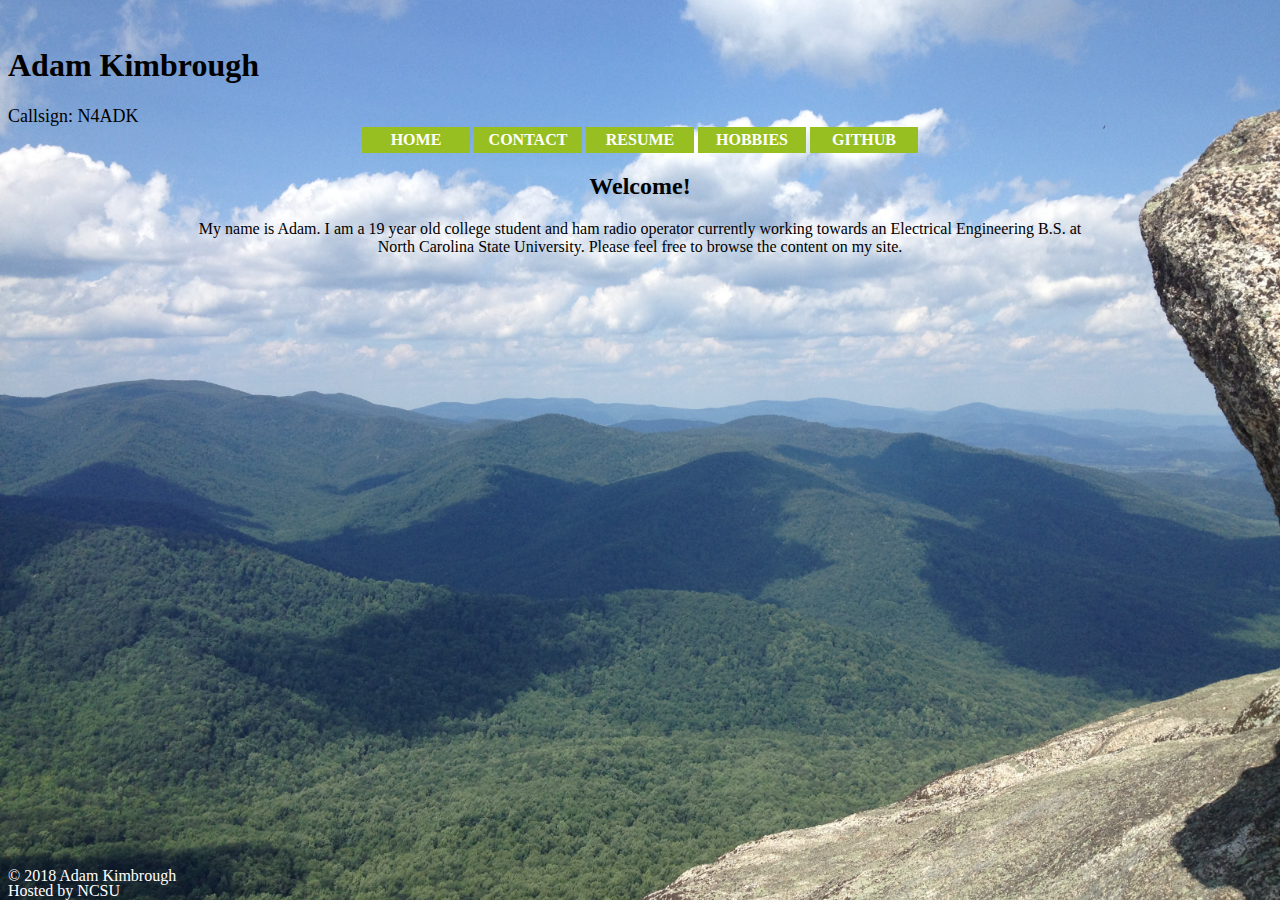
<file: index.html>
<html>
	<title>Adam Kimbrough - Index</title>
	<br>
	<body>
	<h1>Adam Kimbrough</h1>
	<font size=4>Callsign: N4ADK</font>
		<ul id="nav">
			<li><a href="index.html">Home</a></li>
			<li><a href="contact.html">Contact</a></li>
			<li><a href="Resume.pdf">Resume</a></li>
			<li><a href="hobbies.html">Hobbies</a></li>
			<li><a href="https://github.com/adamk">GitHub</a></li>
		</ul>
	<link rel="stylesheet" type="text/css" href="stylesheet.css">
	<h2><center>Welcome!</center></h2>
	<p><center><font color = #00000>My name is Adam. I am a 19 year old college student and ham radio operator currently working towards an Electrical Engineering B.S. at <br /> North Carolina State University. Please feel free to browse the content on my site.</center></font></p>
	</body>
	<div style="position: absolute; bottom: 15px; "><font color = #FFFFFF>&copy 2018 Adam Kimbrough</div></font>
	<div style="position: absolute; bottom: 0px; "><font color = #FFFFFF>Hosted by NCSU</div></font>
</html>
</file>
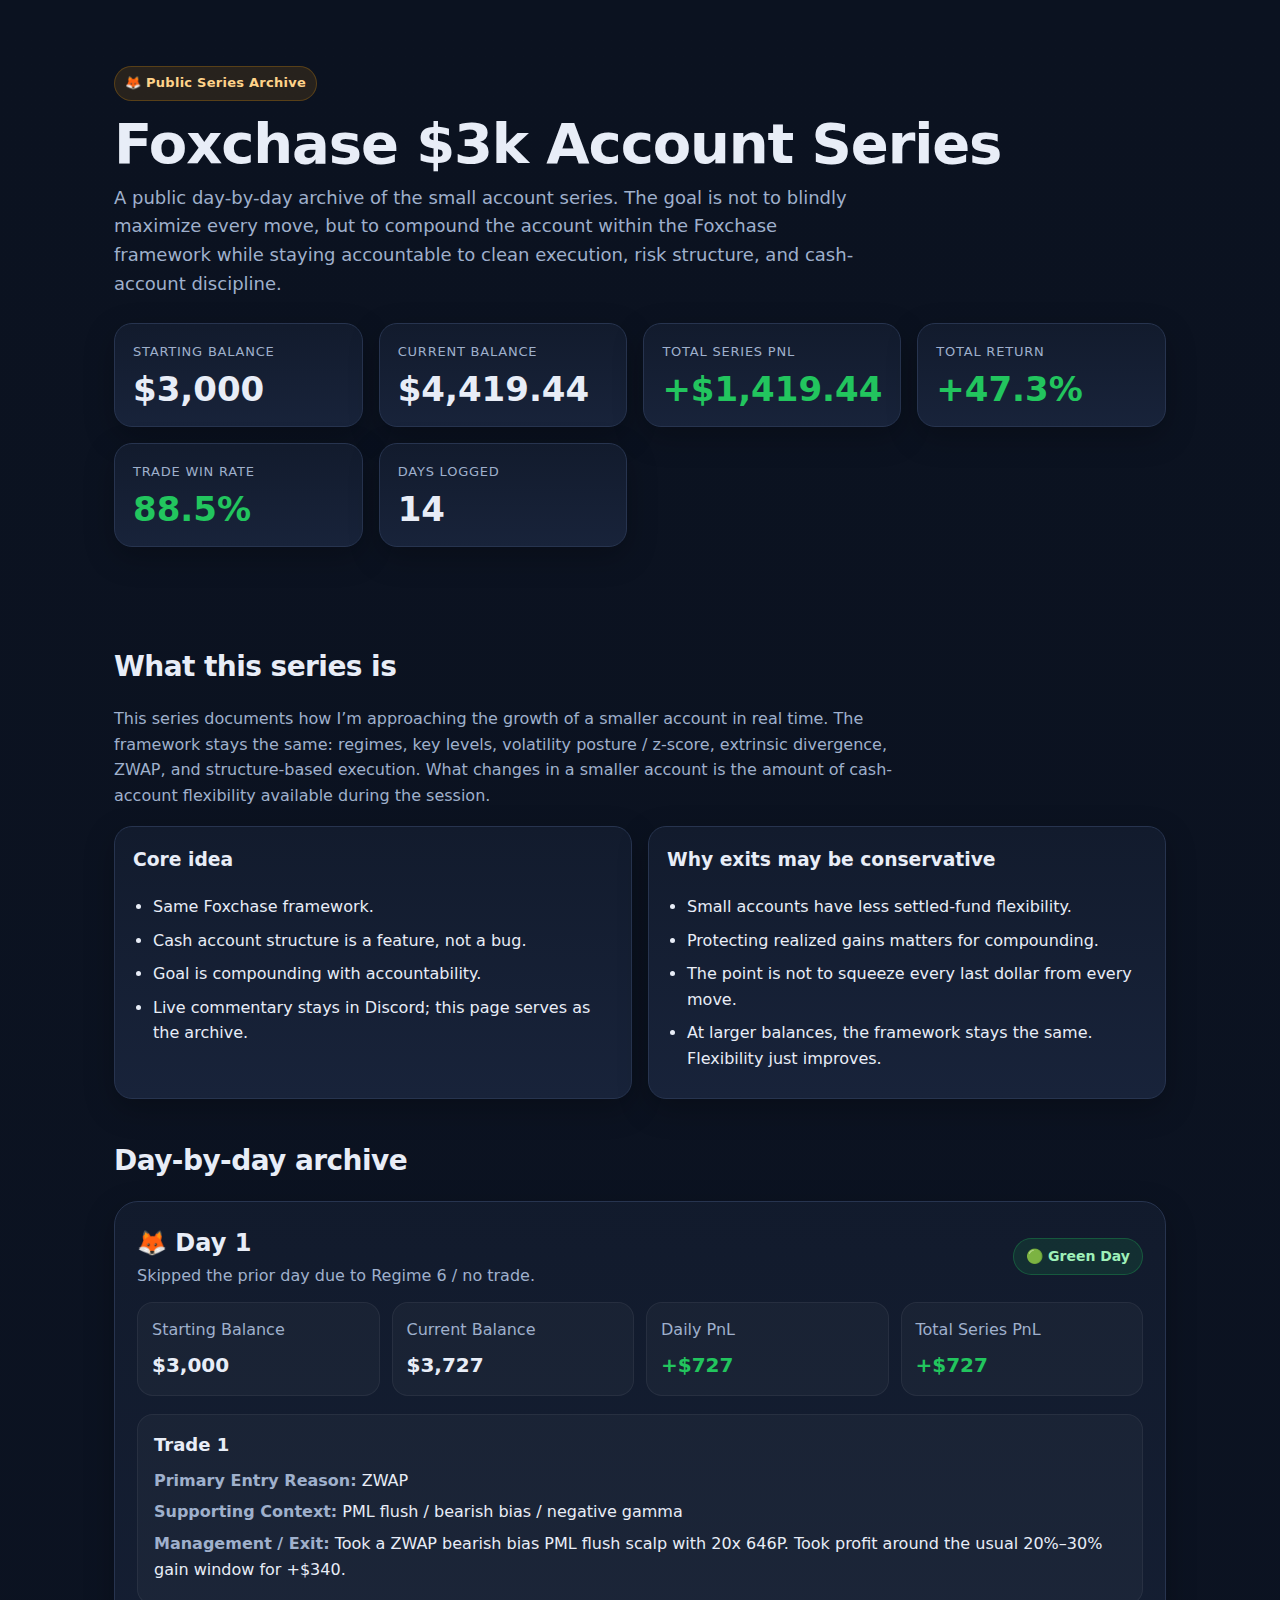
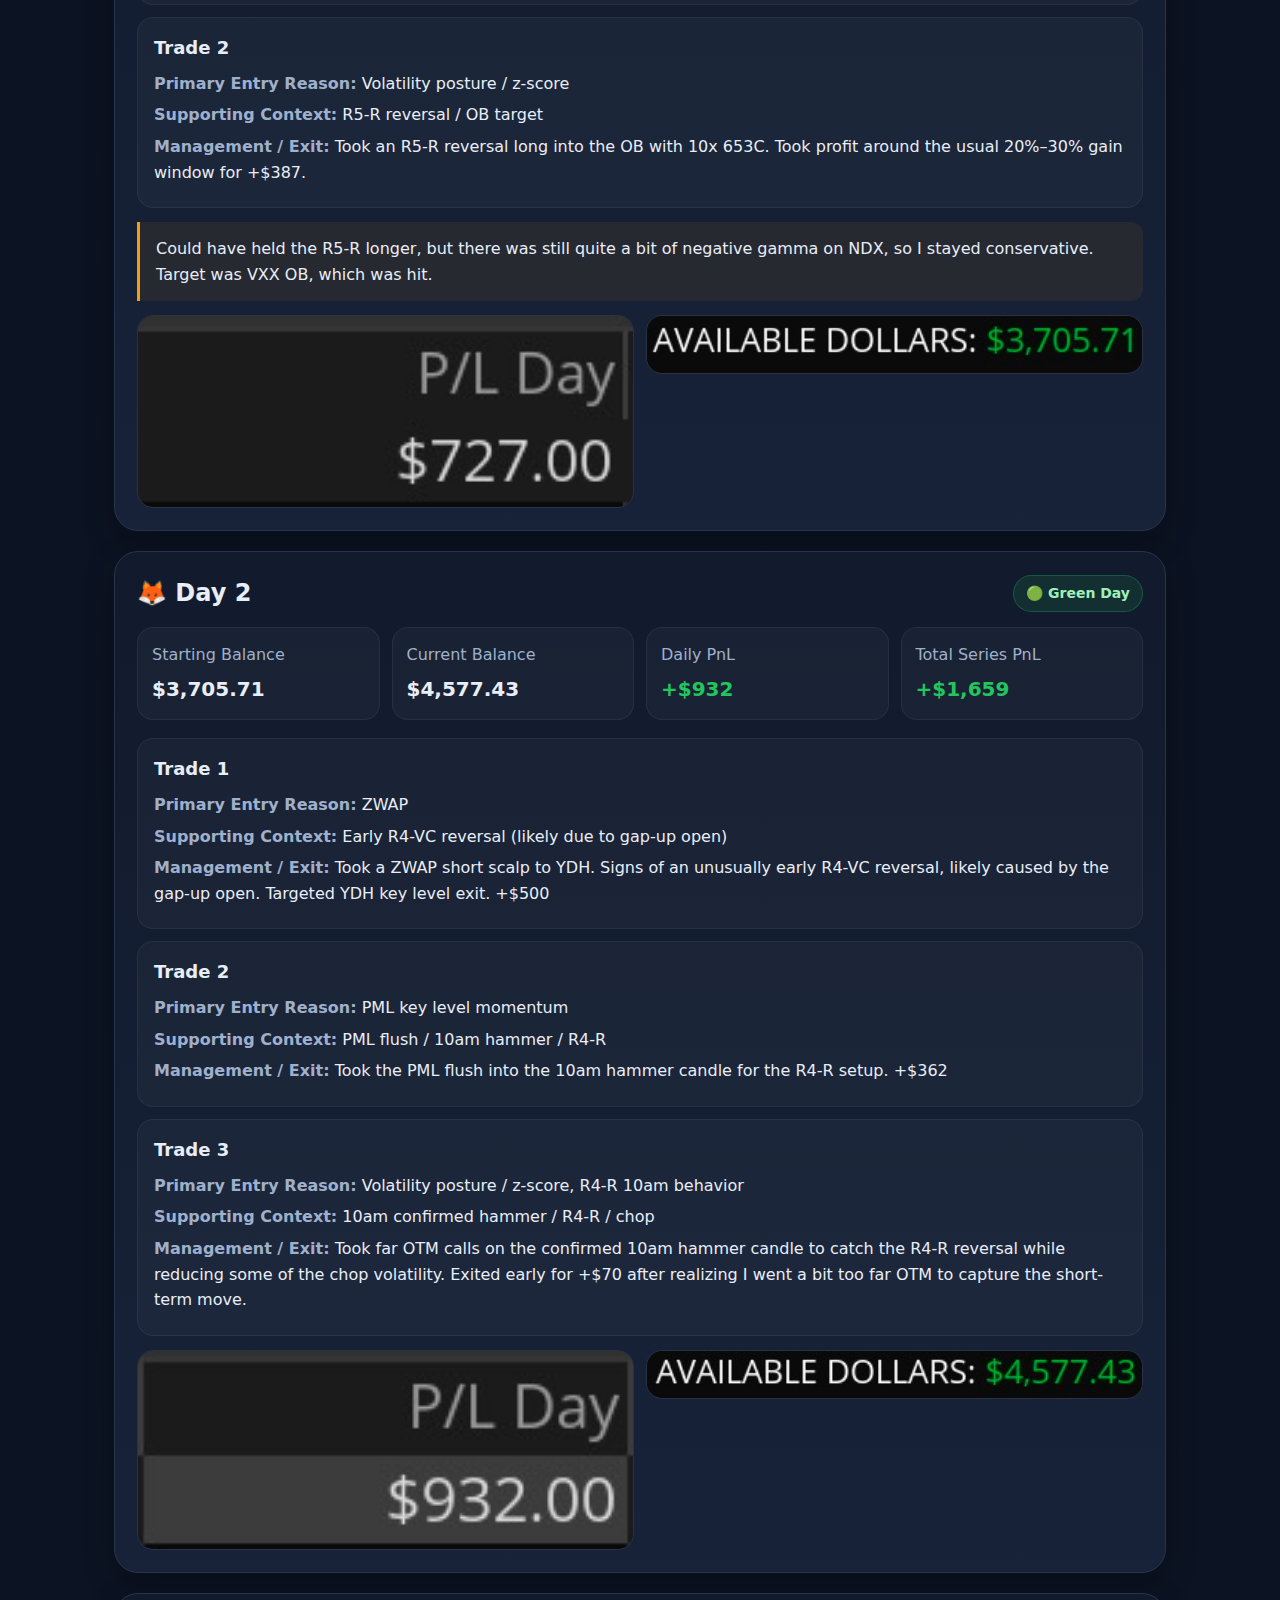
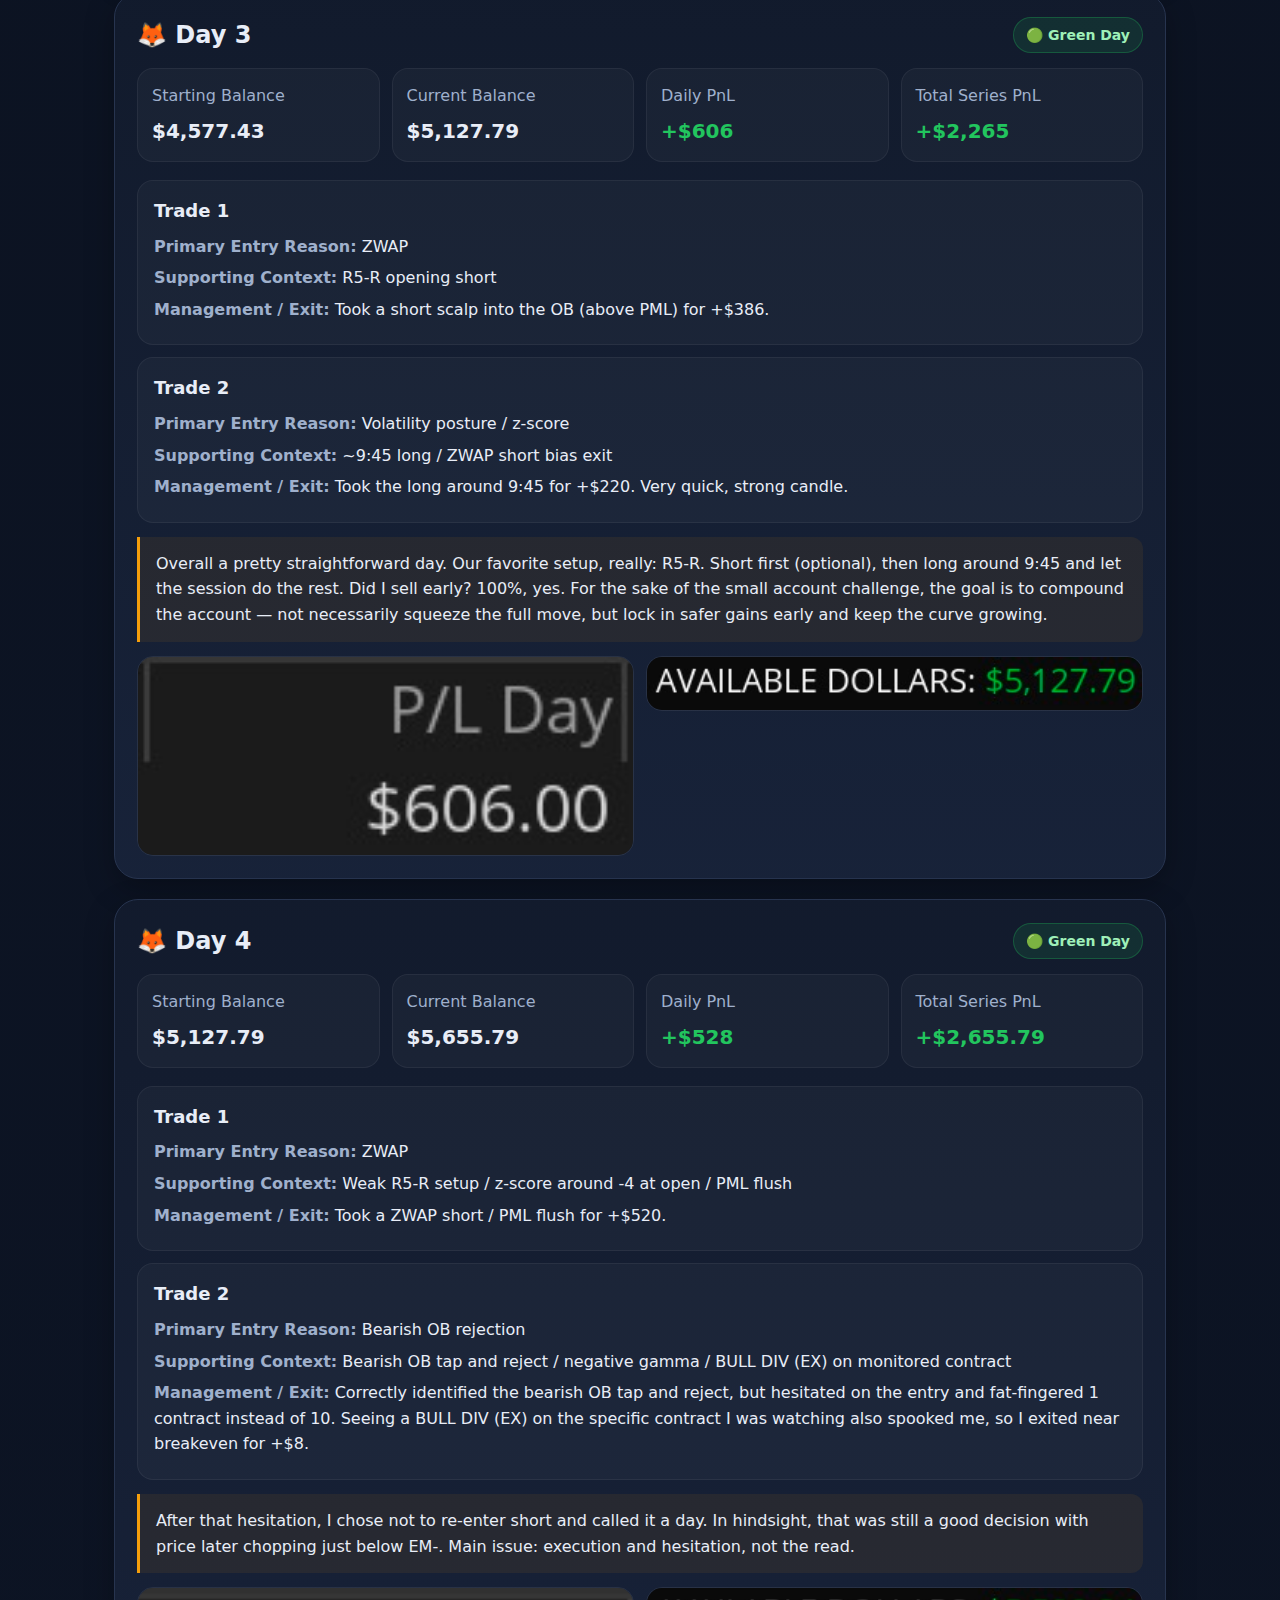
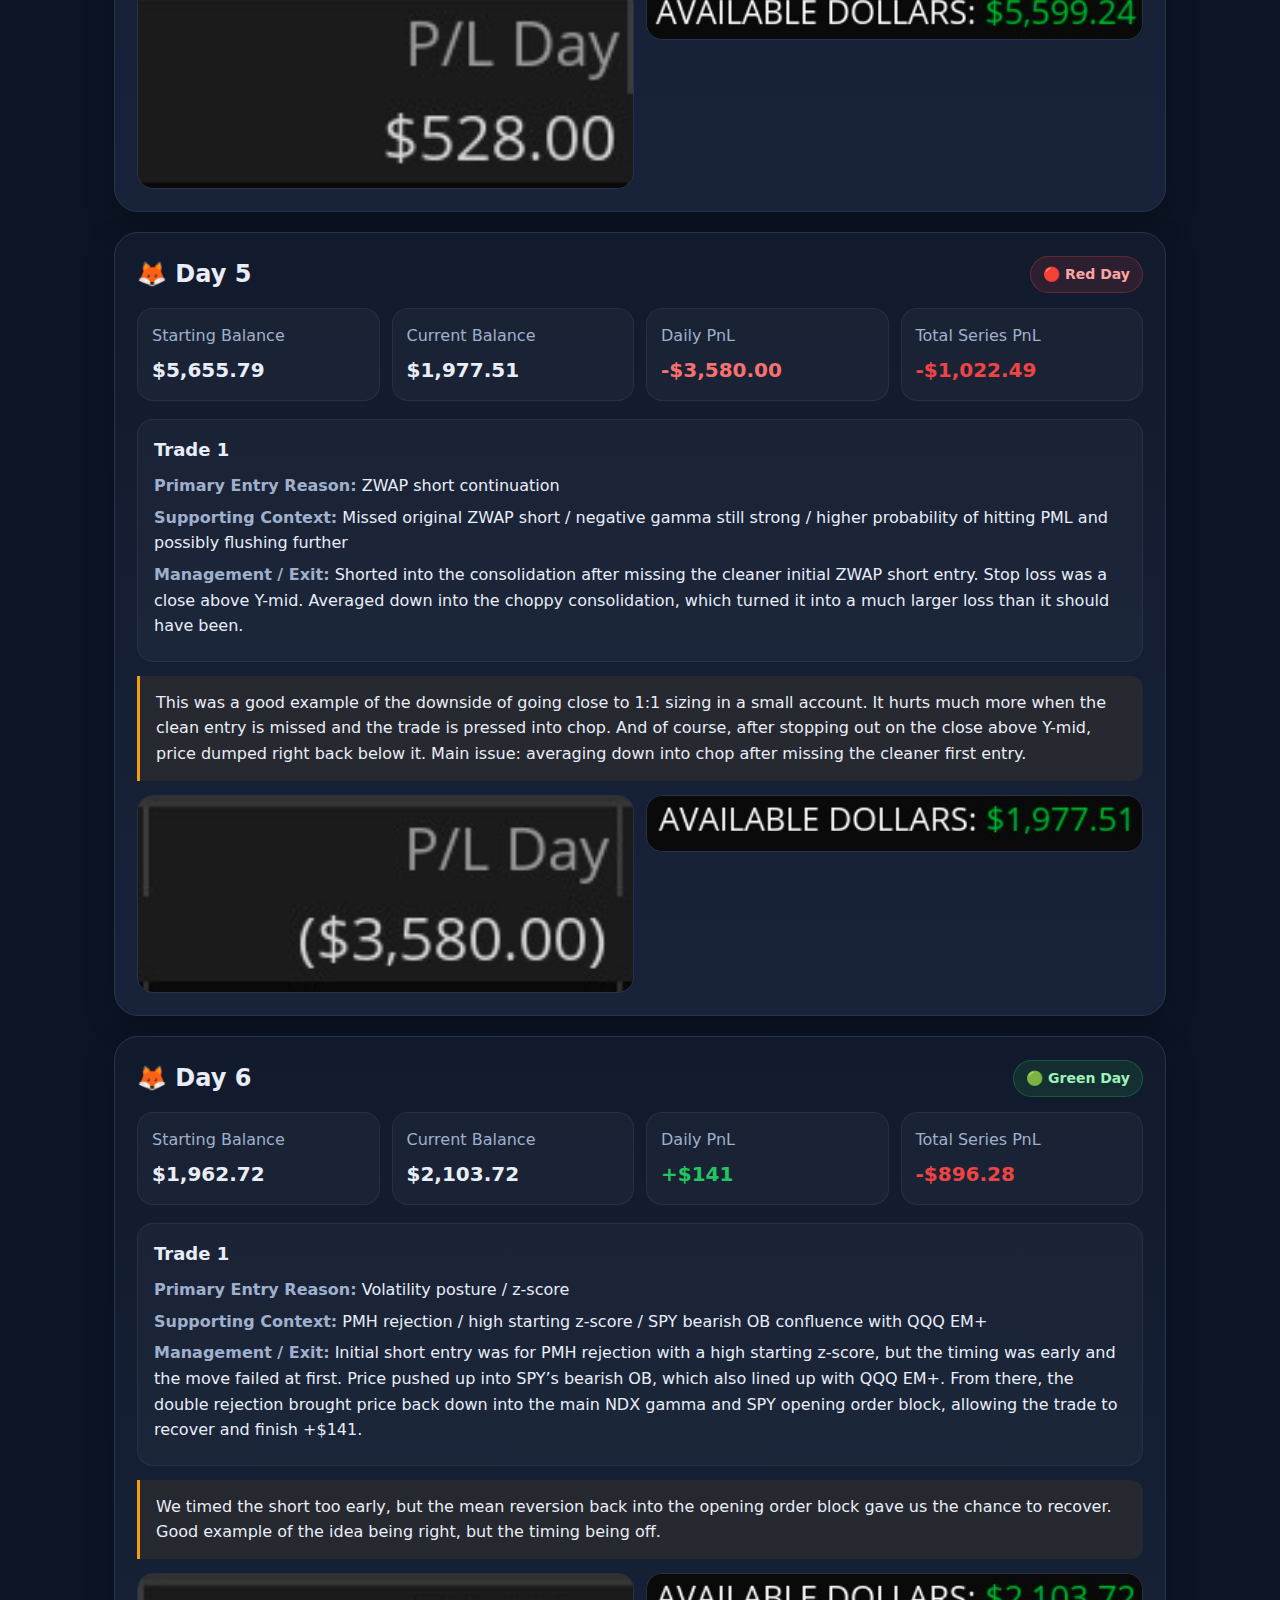
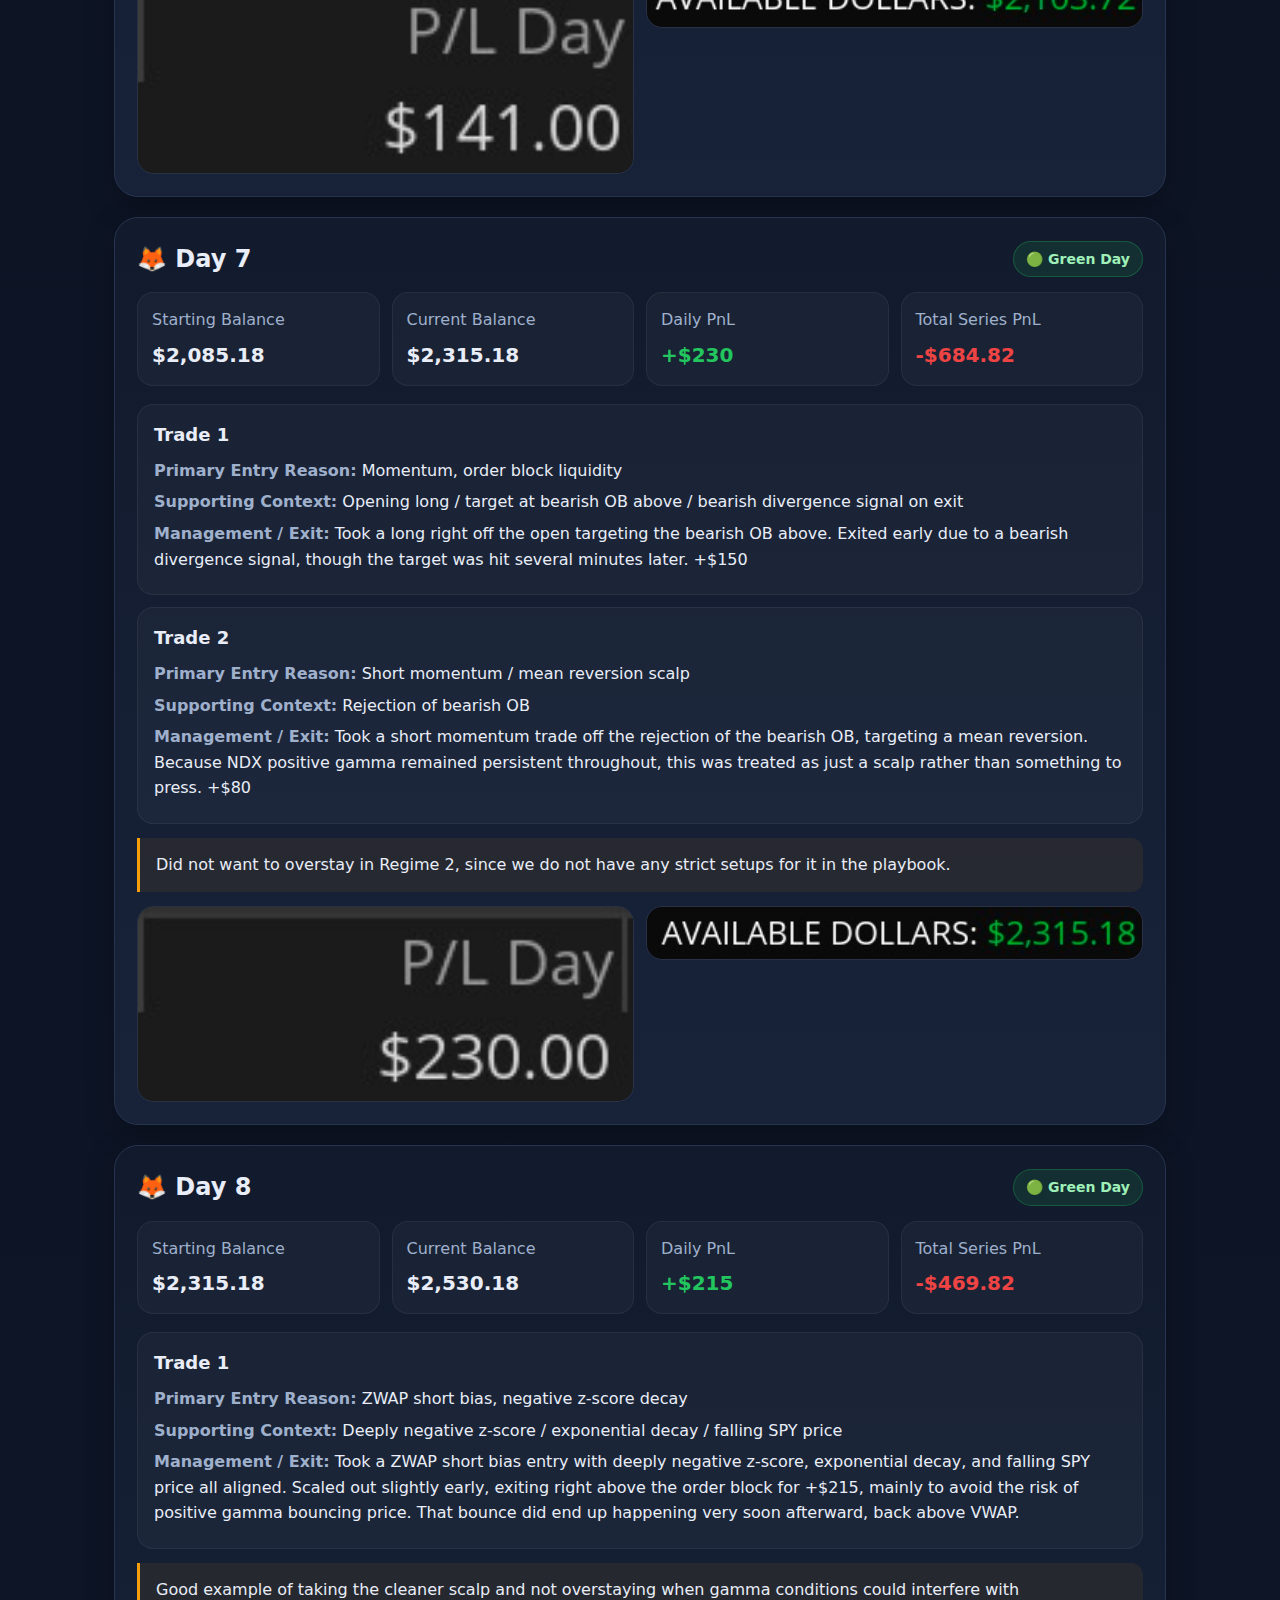
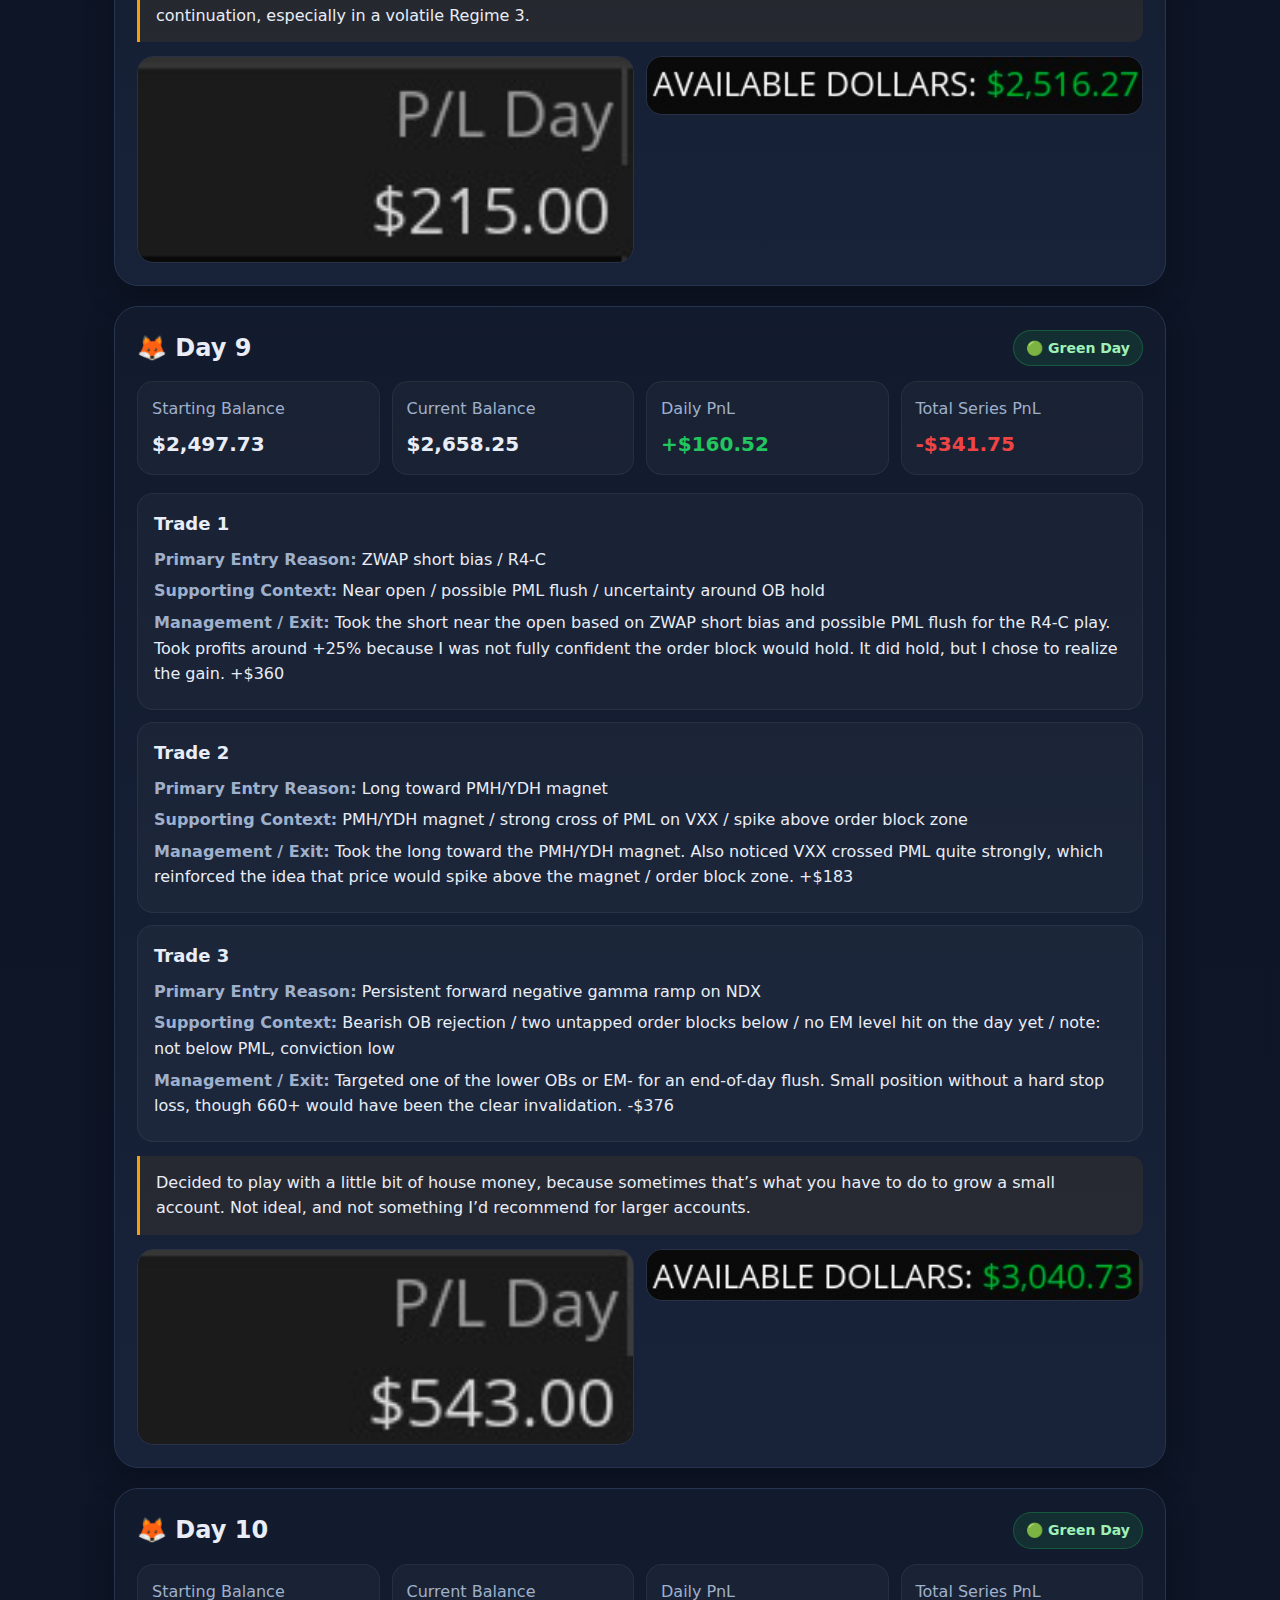
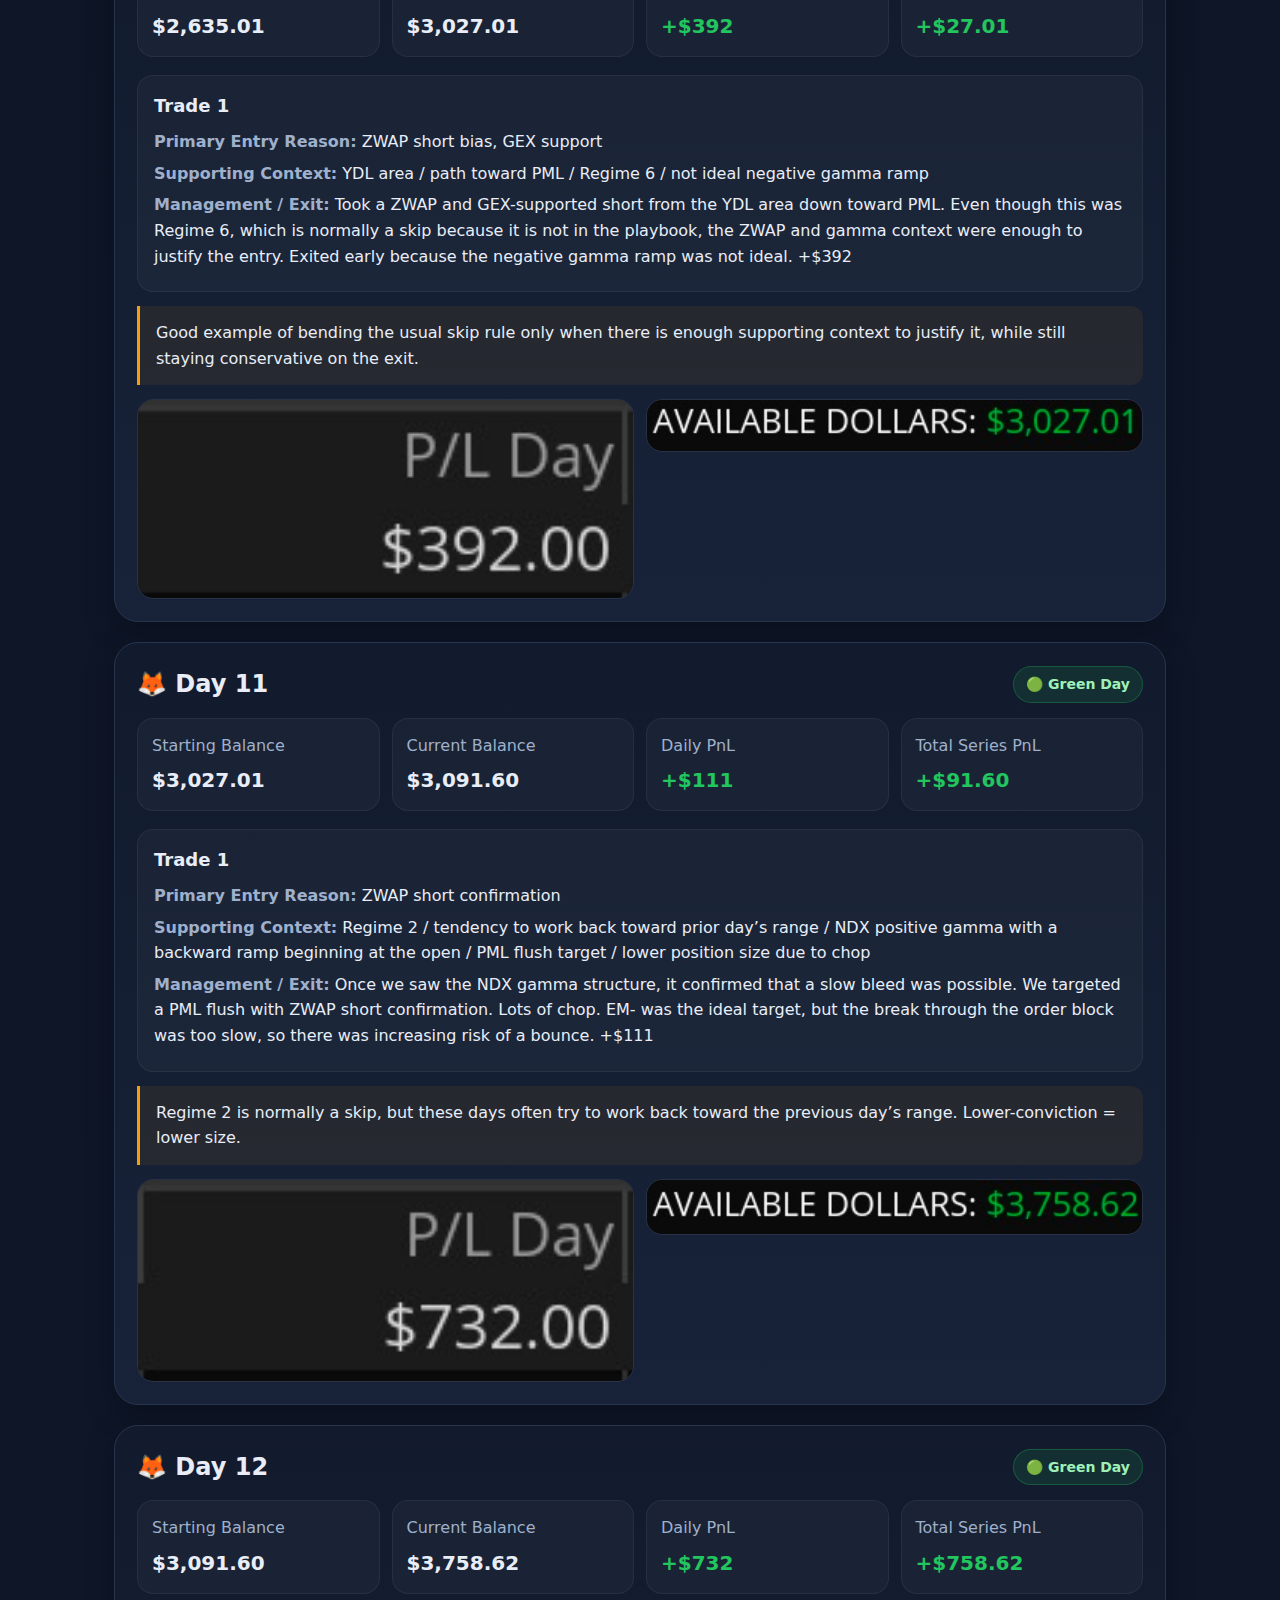
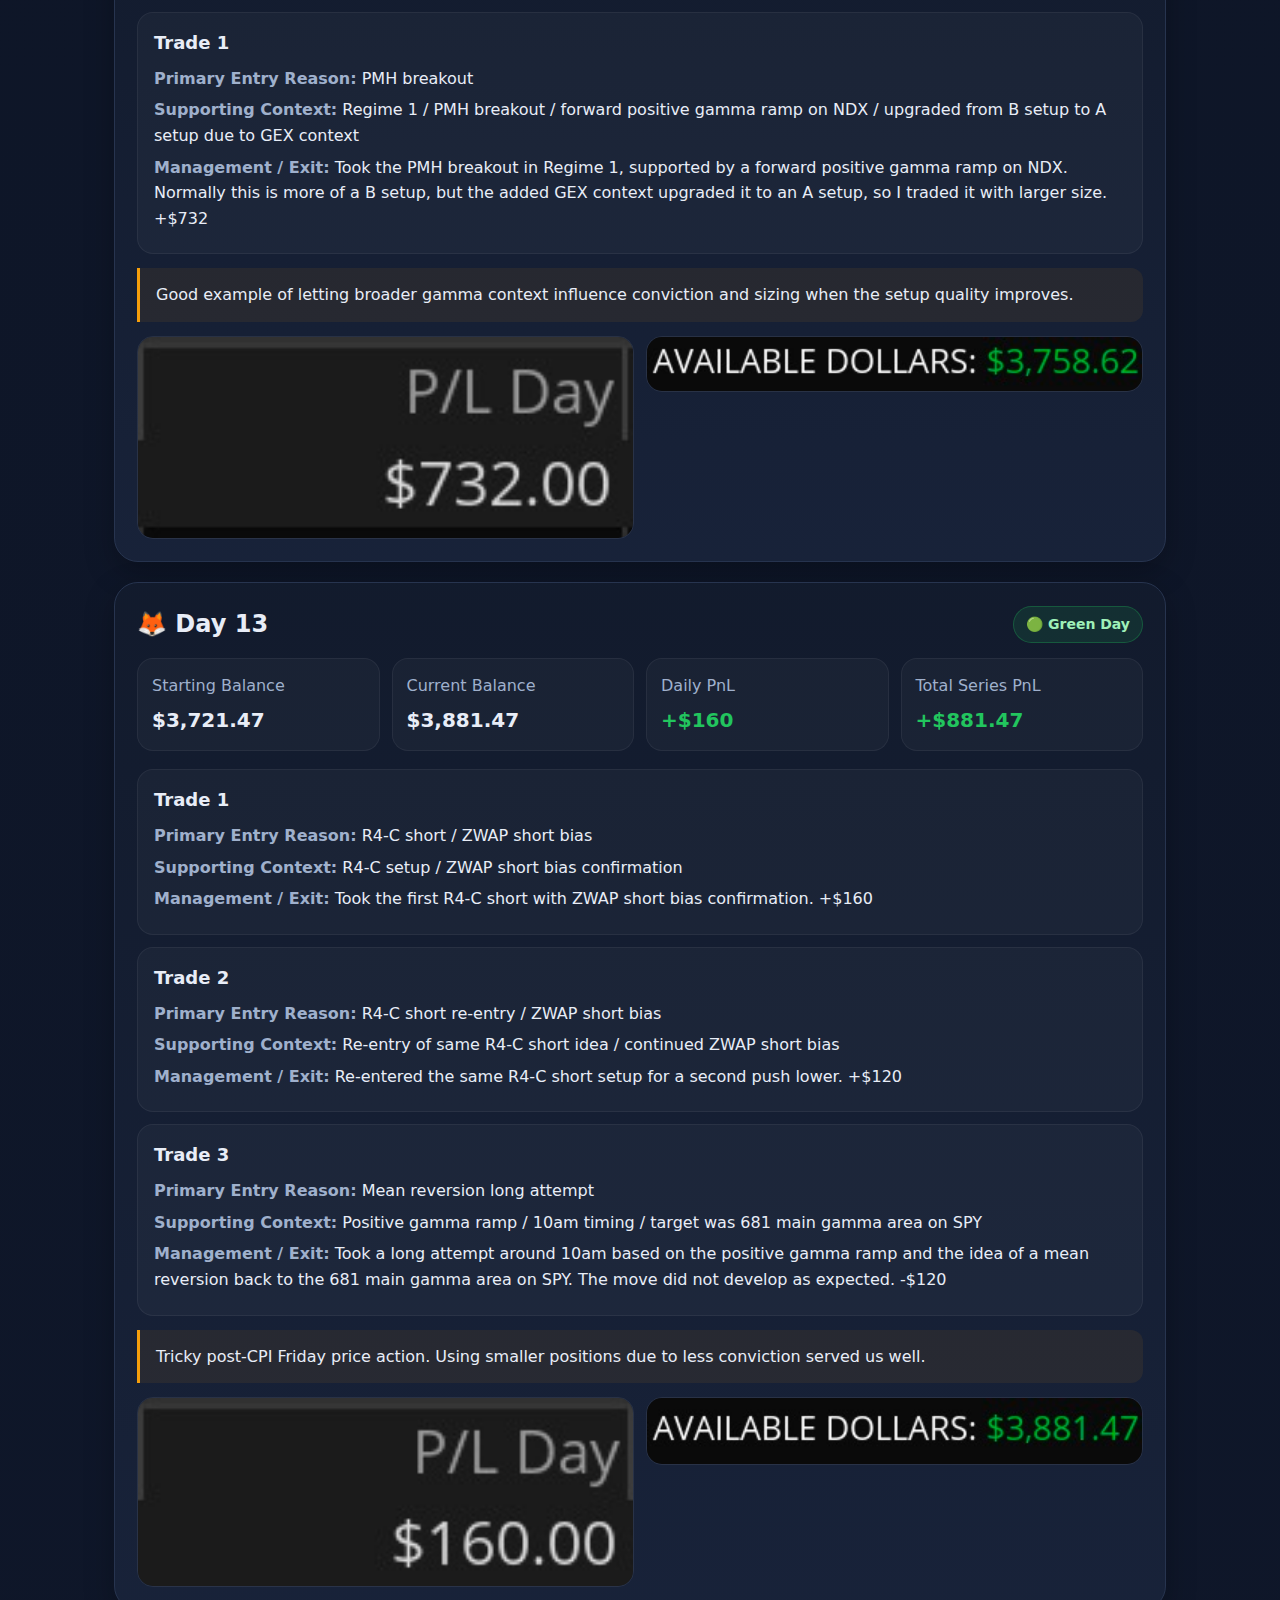
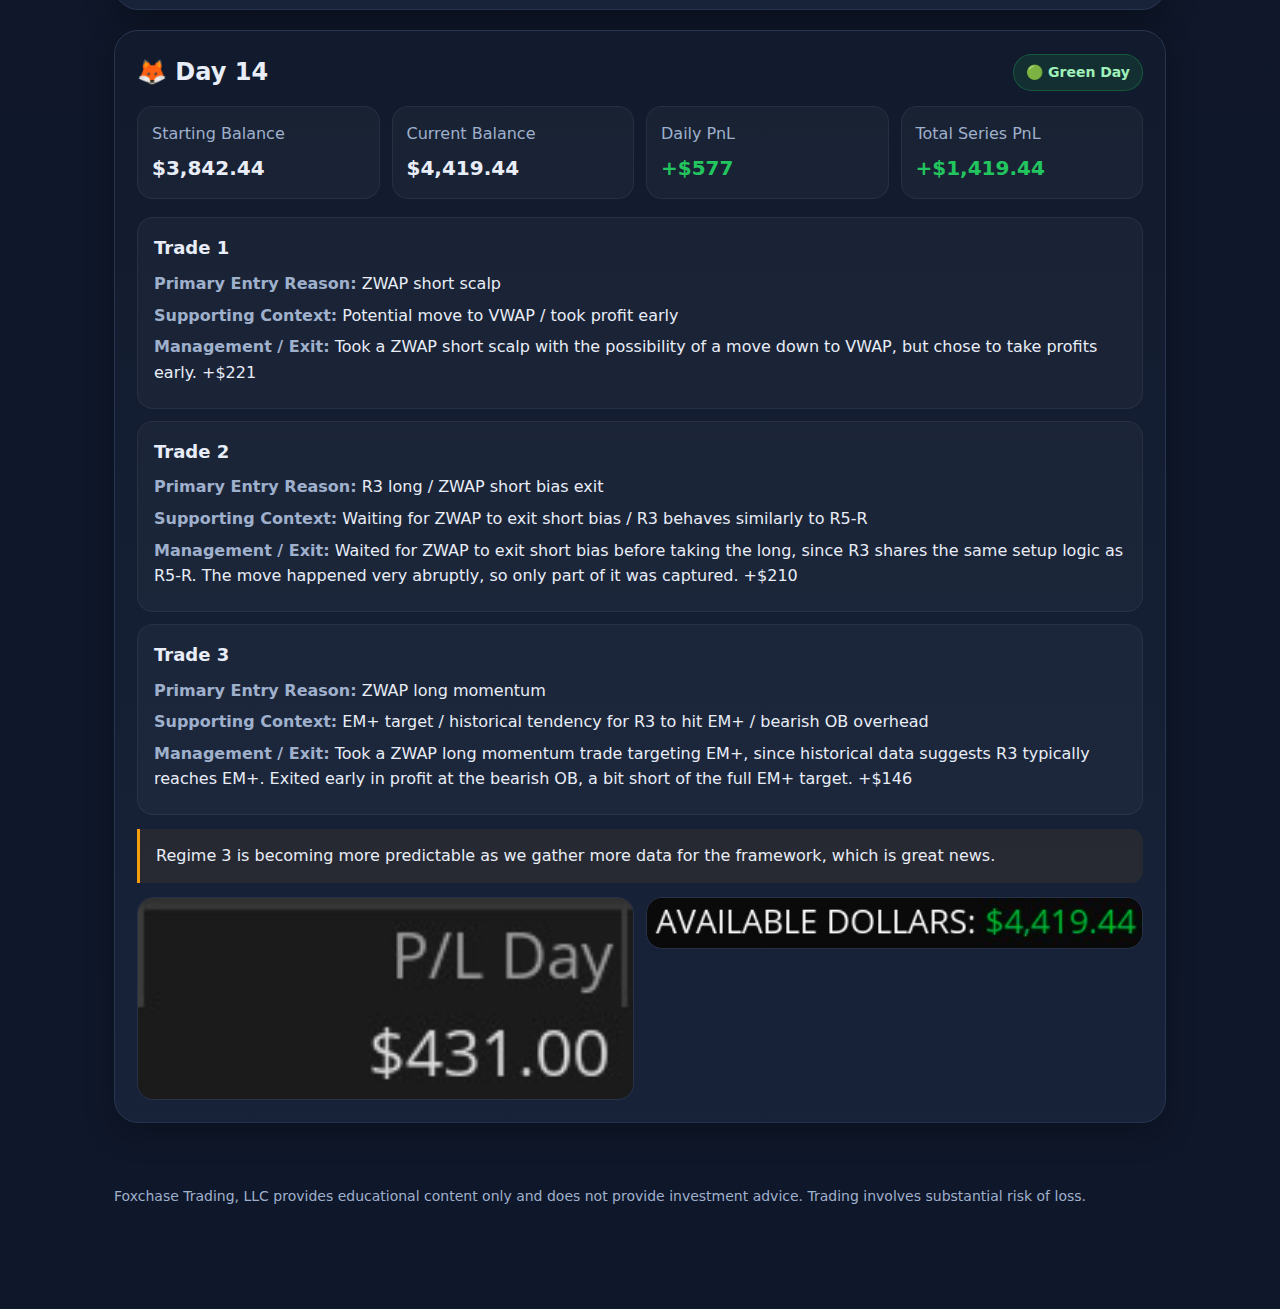
<file: 3k-challenge.html>
<!DOCTYPE html>
<html lang="en">
<head>
  <meta charset="UTF-8" />
  <meta name="viewport" content="width=device-width, initial-scale=1.0" />
  <title>Foxchase $3k Account Series</title>
  <link rel="icon" href="foxchasetrading.png" type="image/png">
  <meta name="description" content="A public day-by-day archive of the Foxchase $3k Account Series, including daily PnL, balance progression, trade reasoning, and lessons learned." />
  <style>
    :root {
      --bg: #0b1220;
      --panel: #121b2d;
      --panel-2: #18233a;
      --text: #e8edf7;
      --muted: #9fb0cc;
      --accent: #f59e0b;
      --green: #22c55e;
      --border: #27344f;
      --shadow: 0 10px 30px rgba(0, 0, 0, 0.25);
      --max: 1100px;
    }

    * { box-sizing: border-box; }
    html { scroll-behavior: smooth; }
    body {
      margin: 0;
      font-family: Inter, system-ui, -apple-system, BlinkMacSystemFont, "Segoe UI", sans-serif;
      background: linear-gradient(180deg, #0b1220 0%, #0f172a 100%);
      color: var(--text);
      line-height: 1.6;
    }

    a { color: var(--accent); text-decoration: none; }
    a:hover { text-decoration: underline; }

    .wrap {
      max-width: var(--max);
      margin: 0 auto;
      padding: 24px;
    }

    .hero {
      padding: 42px 0 24px;
    }

    .eyebrow {
      display: inline-block;
      padding: 6px 10px;
      background: rgba(245, 158, 11, 0.12);
      border: 1px solid rgba(245, 158, 11, 0.24);
      border-radius: 999px;
      color: #ffd38a;
      font-size: 13px;
      font-weight: 700;
      letter-spacing: 0.02em;
    }

    h1 {
      margin: 14px 0 10px;
      font-size: clamp(34px, 5vw, 56px);
      line-height: 1.05;
      letter-spacing: -0.02em;
    }

    .sub {
      max-width: 760px;
      color: var(--muted);
      font-size: 18px;
      margin: 0 0 24px;
    }

    .grid {
      display: grid;
      grid-template-columns: repeat(4, 1fr);
      gap: 16px;
      margin: 24px 0 34px;
    }

    .card {
      background: linear-gradient(180deg, var(--panel) 0%, var(--panel-2) 100%);
      border: 1px solid var(--border);
      border-radius: 18px;
      padding: 18px;
      box-shadow: var(--shadow);
    }

    .stat-label {
      color: var(--muted);
      font-size: 13px;
      text-transform: uppercase;
      letter-spacing: 0.06em;
      margin-bottom: 8px;
    }

    .stat-value {
      font-size: clamp(22px, 3vw, 34px);
      font-weight: 800;
      line-height: 1.1;
    }

    .green { color: var(--green); }
    .red { color: #ef4444; }

    .section-title {
      font-size: 28px;
      margin: 40px 0 16px;
      letter-spacing: -0.02em;
    }

    .intro {
      color: var(--muted);
      max-width: 820px;
      margin-bottom: 18px;
    }

    .rules {
      display: grid;
      grid-template-columns: repeat(2, 1fr);
      gap: 16px;
    }

    .rules ul {
      margin: 0;
      padding-left: 20px;
    }

    .rules li { margin-bottom: 8px; }

    .day-log {
      display: grid;
      gap: 20px;
      margin-top: 18px;
    }

    .day-card {
      background: linear-gradient(180deg, rgba(18, 27, 45, 0.95) 0%, rgba(24, 35, 58, 0.95) 100%);
      border: 1px solid var(--border);
      border-radius: 24px;
      padding: 22px;
      box-shadow: var(--shadow);
    }

    .day-head {
      display: flex;
      justify-content: space-between;
      align-items: center;
      gap: 16px;
      margin-bottom: 14px;
      flex-wrap: wrap;
    }

    .day-title {
      font-size: 24px;
      font-weight: 800;
      margin: 0;
    }

    .pill {
      padding: 6px 12px;
      border-radius: 999px;
      font-weight: 700;
      font-size: 14px;
      border: 1px solid rgba(34, 197, 94, 0.28);
      background: rgba(34, 197, 94, 0.12);
      color: #9ff0b8;
    }

    .muted {
      color: var(--muted);
    }

    .metrics {
      display: grid;
      grid-template-columns: repeat(4, 1fr);
      gap: 12px;
      margin: 14px 0 18px;
    }

    .metric {
      background: rgba(255, 255, 255, 0.03);
      border: 1px solid rgba(255, 255, 255, 0.06);
      border-radius: 16px;
      padding: 14px;
    }

    .metric strong {
      display: block;
      font-size: 20px;
      margin-top: 6px;
    }

    .trade {
      background: rgba(255,255,255,0.03);
      border: 1px solid rgba(255,255,255,0.06);
      border-radius: 16px;
      padding: 16px;
      margin-top: 12px;
    }

    .trade h4 {
      margin: 0 0 8px;
      font-size: 18px;
    }

    .trade p {
      margin: 6px 0;
    }

    .trade-label {
      color: var(--muted);
      font-weight: 700;
    }

    .note {
      margin-top: 14px;
      padding: 14px 16px;
      border-left: 3px solid var(--accent);
      background: rgba(245, 158, 11, 0.08);
      border-radius: 0 12px 12px 0;
    }

    .img-grid {
      display: grid;
      grid-template-columns: repeat(2, 1fr);
      gap: 12px;
      margin-top: 14px;
    }

    .img-placeholder {
      min-height: 180px;
      border: 1px dashed rgba(159, 176, 204, 0.35);
      border-radius: 16px;
      display: flex;
      align-items: center;
      justify-content: center;
      color: var(--muted);
      background: rgba(255,255,255,0.02);
      text-align: center;
      padding: 16px;
      font-size: 14px;
    }

    .footer {
      padding: 48px 0 64px;
      color: var(--muted);
      font-size: 14px;
    }

    @media (max-width: 900px) {
      .grid, .metrics, .rules { grid-template-columns: repeat(2, 1fr); }
    }

    @media (max-width: 640px) {
      .wrap { padding: 18px; }
      .grid, .metrics, .rules, .img-grid { grid-template-columns: 1fr; }
      .day-card { padding: 18px; }
      .day-title { font-size: 22px; }
    }
  </style>
</head>
<body>
  <div class="wrap">
    <section class="hero">
      <span class="eyebrow">🦊 Public Series Archive</span>
      <h1>Foxchase $3k Account Series</h1>
      <p class="sub">
        A public day-by-day archive of the small account series. The goal is not to blindly maximize every move, but to compound the account within the Foxchase framework while staying accountable to clean execution, risk structure, and cash-account discipline.
      </p>

      <div class="grid">
        <div class="card">
          <div class="stat-label">Starting Balance</div>
          <div class="stat-value">$3,000</div>
        </div>
        <div class="card">
          <div class="stat-label">Current Balance</div>
          <div class="stat-value">$4,419.44</div>
        </div>
        <div class="card">
          <div class="stat-label">Total Series PnL</div>
          <div class="stat-value green">+$1,419.44</div>
        </div>
        <div class="card">
          <div class="stat-label">Total Return</div>
          <div class="stat-value green">+47.3%</div>
        </div>
        <div class="card">
          <div class="stat-label">Trade Win Rate</div>
          <div class="stat-value green">88.5%</div>
        </div>
        <div class="card">
          <div class="stat-label">Days Logged</div>
          <div class="stat-value">14</div>
        </div>
      </div>
    </section>

    <section>
      <h2 class="section-title">What this series is</h2>
      <p class="intro">
        This series documents how I’m approaching the growth of a smaller account in real time. The framework stays the same: regimes, key levels, volatility posture / z-score, extrinsic divergence, ZWAP, and structure-based execution. What changes in a smaller account is the amount of cash-account flexibility available during the session.
      </p>
      <div class="rules">
        <div class="card">
          <h3 style="margin-top:0;">Core idea</h3>
          <ul>
            <li>Same Foxchase framework.</li>
            <li>Cash account structure is a feature, not a bug.</li>
            <li>Goal is compounding with accountability.</li>
            <li>Live commentary stays in Discord; this page serves as the archive.</li>
          </ul>
        </div>
        <div class="card">
          <h3 style="margin-top:0;">Why exits may be conservative</h3>
          <ul>
            <li>Small accounts have less settled-fund flexibility.</li>
            <li>Protecting realized gains matters for compounding.</li>
            <li>The point is not to squeeze every last dollar from every move.</li>
            <li>At larger balances, the framework stays the same. Flexibility just improves.</li>
          </ul>
        </div>
      </div>
    </section>

    <section>
      <h2 class="section-title">Day-by-day archive</h2>
      <div class="day-log">

        <article class="day-card">
          <div class="day-head">
            <div>
              <h3 class="day-title">🦊 Day 1</h3>
              <div class="muted">Skipped the prior day due to Regime 6 / no trade.</div>
            </div>
            <div class="pill">🟢 Green Day</div>
          </div>

          <div class="metrics">
            <div class="metric"><span class="muted">Starting Balance</span><strong>$3,000</strong></div>
            <div class="metric"><span class="muted">Current Balance</span><strong>$3,727</strong></div>
            <div class="metric"><span class="muted">Daily PnL</span><strong class="green">+$727</strong></div>
            <div class="metric"><span class="muted">Total Series PnL</span><strong class="green">+$727</strong></div>
          </div>

          <div class="trade">
            <h4>Trade 1</h4>
            <p><span class="trade-label">Primary Entry Reason:</span> ZWAP</p>
            <p><span class="trade-label">Supporting Context:</span> PML flush / bearish bias / negative gamma</p>
            <p><span class="trade-label">Management / Exit:</span> Took a ZWAP bearish bias PML flush scalp with 20x 646P. Took profit around the usual 20%–30% gain window for +$340.</p>
          </div>

          <div class="trade">
            <h4>Trade 2</h4>
            <p><span class="trade-label">Primary Entry Reason:</span> Volatility posture / z-score</p>
            <p><span class="trade-label">Supporting Context:</span> R5-R reversal / OB target</p>
            <p><span class="trade-label">Management / Exit:</span> Took an R5-R reversal long into the OB with 10x 653C. Took profit around the usual 20%–30% gain window for +$387.</p>
          </div>

          <div class="note">
            Could have held the R5-R longer, but there was still quite a bit of negative gamma on NDX, so I stayed conservative. Target was VXX OB, which was hit.
          </div>

          <div class="img-grid">
            <img src="/images/day-1-pnl.jpg" alt="Day 1 P&L screenshot" style="width:100%; border-radius:16px; border:1px solid rgba(255,255,255,0.08); display:block;" />
            <img src="/images/day-1-equity.jpg" alt="Day 1 equity screenshot" style="width:100%; border-radius:16px; border:1px solid rgba(255,255,255,0.08); display:block;" />
          </div>
        </article>

        <article class="day-card">
          <div class="day-head">
            <div>
              <h3 class="day-title">🦊 Day 2</h3>
            </div>
            <div class="pill">🟢 Green Day</div>
          </div>

          <div class="metrics">
            <div class="metric"><span class="muted">Starting Balance</span><strong>$3,705.71</strong></div>
            <div class="metric"><span class="muted">Current Balance</span><strong>$4,577.43</strong></div>
            <div class="metric"><span class="muted">Daily PnL</span><strong class="green">+$932</strong></div>
            <div class="metric"><span class="muted">Total Series PnL</span><strong class="green">+$1,659</strong></div>
          </div>

          <div class="trade">
            <h4>Trade 1</h4>
            <p><span class="trade-label">Primary Entry Reason:</span> ZWAP</p>
            <p><span class="trade-label">Supporting Context:</span> Early R4-VC reversal (likely due to gap-up open)</p>
            <p><span class="trade-label">Management / Exit:</span> Took a ZWAP short scalp to YDH. Signs of an unusually early R4-VC reversal, likely caused by the gap-up open. Targeted YDH key level exit. +$500</p>
          </div>

          <div class="trade">
            <h4>Trade 2</h4>
            <p><span class="trade-label">Primary Entry Reason:</span> PML key level momentum</p>
            <p><span class="trade-label">Supporting Context:</span> PML flush / 10am hammer / R4-R</p>
            <p><span class="trade-label">Management / Exit:</span> Took the PML flush into the 10am hammer candle for the R4-R setup. +$362</p>
          </div>

          <div class="trade">
            <h4>Trade 3</h4>
            <p><span class="trade-label">Primary Entry Reason:</span> Volatility posture / z-score, R4-R 10am behavior</p>
            <p><span class="trade-label">Supporting Context:</span> 10am confirmed hammer / R4-R / chop</p>
            <p><span class="trade-label">Management / Exit:</span> Took far OTM calls on the confirmed 10am hammer candle to catch the R4-R reversal while reducing some of the chop volatility. Exited early for +$70 after realizing I went a bit too far OTM to capture the short-term move.</p>
          </div>

          <div class="img-grid">
            <img src="/images/day-2-pnl.jpg" alt="Day 2 P&L screenshot" style="width:100%; border-radius:16px; border:1px solid rgba(255,255,255,0.08); display:block;" />
            <img src="/images/day-2-equity.jpg" alt="Day 2 equity screenshot" style="width:100%; border-radius:16px; border:1px solid rgba(255,255,255,0.08); display:block;" />
          </div>
        </article>

        <article class="day-card">
          <div class="day-head">
            <div>
              <h3 class="day-title">🦊 Day 3</h3>
            </div>
            <div class="pill">🟢 Green Day</div>
          </div>

          <div class="metrics">
            <div class="metric"><span class="muted">Starting Balance</span><strong>$4,577.43</strong></div>
            <div class="metric"><span class="muted">Current Balance</span><strong>$5,127.79</strong></div>
            <div class="metric"><span class="muted">Daily PnL</span><strong class="green">+$606</strong></div>
            <div class="metric"><span class="muted">Total Series PnL</span><strong class="green">+$2,265</strong></div>
          </div>

          <div class="trade">
            <h4>Trade 1</h4>
            <p><span class="trade-label">Primary Entry Reason:</span> ZWAP</p>
            <p><span class="trade-label">Supporting Context:</span> R5-R opening short</p>
            <p><span class="trade-label">Management / Exit:</span> Took a short scalp into the OB (above PML) for +$386.</p>
          </div>

          <div class="trade">
            <h4>Trade 2</h4>
            <p><span class="trade-label">Primary Entry Reason:</span> Volatility posture / z-score</p>
            <p><span class="trade-label">Supporting Context:</span> ~9:45 long / ZWAP short bias exit</p>
            <p><span class="trade-label">Management / Exit:</span> Took the long around 9:45 for +$220. Very quick, strong candle.</p>
          </div>

          <div class="note">
            Overall a pretty straightforward day. Our favorite setup, really: R5-R. Short first (optional), then long around 9:45 and let the session do the rest. Did I sell early? 100%, yes. For the sake of the small account challenge, the goal is to compound the account — not necessarily squeeze the full move, but lock in safer gains early and keep the curve growing.
          </div>

          <div class="img-grid">
            <img src="/images/day-3-pnl.jpg" alt="Day 3 P&L screenshot" style="width:100%; border-radius:16px; border:1px solid rgba(255,255,255,0.08); display:block;" />
            <img src="/images/day-3-equity.jpg" alt="Day 3 equity screenshot" style="width:100%; border-radius:16px; border:1px solid rgba(255,255,255,0.08); display:block;" />
          </div>
        </article>
        <article class="day-card">
        <div class="day-head">
          <div>
            <h3 class="day-title">🦊 Day 4</h3>
          </div>
          <div class="pill">🟢 Green Day</div>
        </div>
      
        <div class="metrics">
          <div class="metric"><span class="muted">Starting Balance</span><strong>$5,127.79</strong></div>
          <div class="metric"><span class="muted">Current Balance</span><strong>$5,655.79</strong></div>
          <div class="metric"><span class="muted">Daily PnL</span><strong class="green">+$528</strong></div>
          <div class="metric"><span class="muted">Total Series PnL</span><strong class="green">+$2,655.79</strong></div>
        </div>
      
        <div class="trade">
          <h4>Trade 1</h4>
          <p><span class="trade-label">Primary Entry Reason:</span> ZWAP</p>
          <p><span class="trade-label">Supporting Context:</span> Weak R5-R setup / z-score around -4 at open / PML flush</p>
          <p><span class="trade-label">Management / Exit:</span> Took a ZWAP short / PML flush for +$520.</p>
        </div>
      
        <div class="trade">
          <h4>Trade 2</h4>
          <p><span class="trade-label">Primary Entry Reason:</span> Bearish OB rejection</p>
          <p><span class="trade-label">Supporting Context:</span> Bearish OB tap and reject / negative gamma / BULL DIV (EX) on monitored contract</p>
          <p><span class="trade-label">Management / Exit:</span> Correctly identified the bearish OB tap and reject, but hesitated on the entry and fat-fingered 1 contract instead of 10. Seeing a BULL DIV (EX) on the specific contract I was watching also spooked me, so I exited near breakeven for +$8.</p>
        </div>
      
        <div class="note">
          After that hesitation, I chose not to re-enter short and called it a day. In hindsight, that was still a good decision with price later chopping just below EM-. Main issue: execution and hesitation, not the read.
        </div>
      
        <div class="img-grid">
          <img src="/images/day-4-pnl.jpg" alt="Day 4 P&amp;L screenshot" style="width:100%; border-radius:16px; border:1px solid rgba(255,255,255,0.08); display:block;" />
          <img src="/images/day-4-equity.jpg" alt="Day 4 equity screenshot" style="width:100%; border-radius:16px; border:1px solid rgba(255,255,255,0.08); display:block;" />
        </div>
      </article>
      <article class="day-card">
        <div class="day-head">
          <div>
            <h3 class="day-title">🦊 Day 5</h3>
          </div>
          <div class="pill" style="border-color: rgba(239, 68, 68, 0.28); background: rgba(239, 68, 68, 0.12); color: #fca5a5;">🔴 Red Day</div>
        </div>
      
        <div class="metrics">
          <div class="metric"><span class="muted">Starting Balance</span><strong>$5,655.79</strong></div>
          <div class="metric"><span class="muted">Current Balance</span><strong>$1,977.51</strong></div>
          <div class="metric"><span class="muted">Daily PnL</span><strong style="color:#f87171;">-$3,580.00</strong></div>
          <div class="metric"><span class="muted">Total Series PnL</span><strong class="red">-$1,022.49</strong></div>
        </div>
      
        <div class="trade">
          <h4>Trade 1</h4>
          <p><span class="trade-label">Primary Entry Reason:</span> ZWAP short continuation</p>
          <p><span class="trade-label">Supporting Context:</span> Missed original ZWAP short / negative gamma still strong / higher probability of hitting PML and possibly flushing further</p>
          <p><span class="trade-label">Management / Exit:</span> Shorted into the consolidation after missing the cleaner initial ZWAP short entry. Stop loss was a close above Y-mid. Averaged down into the choppy consolidation, which turned it into a much larger loss than it should have been.</p>
        </div>
      
        <div class="note">
          This was a good example of the downside of going close to 1:1 sizing in a small account. It hurts much more when the clean entry is missed and the trade is pressed into chop. And of course, after stopping out on the close above Y-mid, price dumped right back below it. Main issue: averaging down into chop after missing the cleaner first entry.
        </div>
      
        <div class="img-grid">
          <img src="/images/day-5-pnl.jpg" alt="Day 5 P&amp;L screenshot" style="width:100%; border-radius:16px; border:1px solid rgba(255,255,255,0.08); display:block;" />
          <img src="/images/day-5-equity.jpg" alt="Day 5 equity screenshot" style="width:100%; border-radius:16px; border:1px solid rgba(255,255,255,0.08); display:block;" />
        </div>
    </article>
        <article class="day-card">
  <div class="day-head">
    <div>
      <h3 class="day-title">🦊 Day 6</h3>
    </div>
    <div class="pill">🟢 Green Day</div>
  </div>

  <div class="metrics">
    <div class="metric"><span class="muted">Starting Balance</span><strong>$1,962.72</strong></div>
    <div class="metric"><span class="muted">Current Balance</span><strong>$2,103.72</strong></div>
    <div class="metric"><span class="muted">Daily PnL</span><strong class="green">+$141</strong></div>
    <div class="metric"><span class="muted">Total Series PnL</span><strong class="red">-$896.28</strong></div>
  </div>

  <div class="trade">
    <h4>Trade 1</h4>
    <p><span class="trade-label">Primary Entry Reason:</span> Volatility posture / z-score</p>
    <p><span class="trade-label">Supporting Context:</span> PMH rejection / high starting z-score / SPY bearish OB confluence with QQQ EM+</p>
    <p><span class="trade-label">Management / Exit:</span> Initial short entry was for PMH rejection with a high starting z-score, but the timing was early and the move failed at first. Price pushed up into SPY’s bearish OB, which also lined up with QQQ EM+. From there, the double rejection brought price back down into the main NDX gamma and SPY opening order block, allowing the trade to recover and finish +$141.</p>
  </div>

  <div class="note">
    We timed the short too early, but the mean reversion back into the opening order block gave us the chance to recover. Good example of the idea being right, but the timing being off.
  </div>

  <div class="img-grid">
    <img src="/images/day-6-pnl.jpg" alt="Day 6 P&amp;L screenshot" style="width:100%; border-radius:16px; border:1px solid rgba(255,255,255,0.08); display:block;" />
    <img src="/images/day-6-equity.jpg" alt="Day 6 equity screenshot" style="width:100%; border-radius:16px; border:1px solid rgba(255,255,255,0.08); display:block;" />
  </div>
</article>
<article class="day-card">
  <div class="day-head">
    <div>
      <h3 class="day-title">🦊 Day 7</h3>
    </div>
    <div class="pill">🟢 Green Day</div>
  </div>

  <div class="metrics">
    <div class="metric"><span class="muted">Starting Balance</span><strong>$2,085.18</strong></div>
    <div class="metric"><span class="muted">Current Balance</span><strong>$2,315.18</strong></div>
    <div class="metric"><span class="muted">Daily PnL</span><strong class="green">+$230</strong></div>
    <div class="metric"><span class="muted">Total Series PnL</span><strong class="red">-$684.82</strong></div>
  </div>

  <div class="trade">
    <h4>Trade 1</h4>
    <p><span class="trade-label">Primary Entry Reason:</span> Momentum, order block liquidity</p>
    <p><span class="trade-label">Supporting Context:</span> Opening long / target at bearish OB above / bearish divergence signal on exit</p>
    <p><span class="trade-label">Management / Exit:</span> Took a long right off the open targeting the bearish OB above. Exited early due to a bearish divergence signal, though the target was hit several minutes later. +$150</p>
  </div>

  <div class="trade">
    <h4>Trade 2</h4>
    <p><span class="trade-label">Primary Entry Reason:</span> Short momentum / mean reversion scalp</p>
    <p><span class="trade-label">Supporting Context:</span> Rejection of bearish OB</p>
    <p><span class="trade-label">Management / Exit:</span> Took a short momentum trade off the rejection of the bearish OB, targeting a mean reversion. Because NDX positive gamma remained persistent throughout, this was treated as just a scalp rather than something to press. +$80</p>
  </div>

  <div class="note">
    Did not want to overstay in Regime 2, since we do not have any strict setups for it in the playbook.
  </div>

  <div class="img-grid">
    <img src="/images/day-7-pnl.jpg" alt="Day 7 P&amp;L screenshot" style="width:100%; border-radius:16px; border:1px solid rgba(255,255,255,0.08); display:block;" />
    <img src="/images/day-7-equity.jpg" alt="Day 7 equity screenshot" style="width:100%; border-radius:16px; border:1px solid rgba(255,255,255,0.08); display:block;" />
  </div>
</article>
<article class="day-card">
  <div class="day-head">
    <div>
      <h3 class="day-title">🦊 Day 8</h3>
    </div>
    <div class="pill">🟢 Green Day</div>
  </div>

  <div class="metrics">
    <div class="metric"><span class="muted">Starting Balance</span><strong>$2,315.18</strong></div>
    <div class="metric"><span class="muted">Current Balance</span><strong>$2,530.18</strong></div>
    <div class="metric"><span class="muted">Daily PnL</span><strong class="green">+$215</strong></div>
    <div class="metric"><span class="muted">Total Series PnL</span><strong class="red">-$469.82</strong></div>
  </div>

  <div class="trade">
    <h4>Trade 1</h4>
    <p><span class="trade-label">Primary Entry Reason:</span> ZWAP short bias, negative z-score decay</p>
    <p><span class="trade-label">Supporting Context:</span> Deeply negative z-score / exponential decay / falling SPY price</p>
    <p><span class="trade-label">Management / Exit:</span> Took a ZWAP short bias entry with deeply negative z-score, exponential decay, and falling SPY price all aligned. Scaled out slightly early, exiting right above the order block for +$215, mainly to avoid the risk of positive gamma bouncing price. That bounce did end up happening very soon afterward, back above VWAP.</p>
  </div>

  <div class="note">
    Good example of taking the cleaner scalp and not overstaying when gamma conditions could interfere with continuation, especially in a volatile Regime 3.
  </div>

  <div class="img-grid">
    <img src="/images/day-8-pnl.jpg" alt="Day 8 P&amp;L screenshot" style="width:100%; border-radius:16px; border:1px solid rgba(255,255,255,0.08); display:block;" />
    <img src="/images/day-8-equity.jpg" alt="Day 8 equity screenshot" style="width:100%; border-radius:16px; border:1px solid rgba(255,255,255,0.08); display:block;" />
  </div>
</article>
<article class="day-card">
  <div class="day-head">
    <div>
      <h3 class="day-title">🦊 Day 9</h3>
    </div>
    <div class="pill">🟢 Green Day</div>
  </div>

  <div class="metrics">
    <div class="metric"><span class="muted">Starting Balance</span><strong>$2,497.73</strong></div>
    <div class="metric"><span class="muted">Current Balance</span><strong>$2,658.25</strong></div>
    <div class="metric"><span class="muted">Daily PnL</span><strong class="green">+$160.52</strong></div>
    <div class="metric"><span class="muted">Total Series PnL</span><strong class="red">-$341.75</strong></div>
  </div>

  <div class="trade">
    <h4>Trade 1</h4>
    <p><span class="trade-label">Primary Entry Reason:</span> ZWAP short bias / R4-C</p>
    <p><span class="trade-label">Supporting Context:</span> Near open / possible PML flush / uncertainty around OB hold</p>
    <p><span class="trade-label">Management / Exit:</span> Took the short near the open based on ZWAP short bias and possible PML flush for the R4-C play. Took profits around +25% because I was not fully confident the order block would hold. It did hold, but I chose to realize the gain. +$360</p>
  </div>

  <div class="trade">
    <h4>Trade 2</h4>
    <p><span class="trade-label">Primary Entry Reason:</span> Long toward PMH/YDH magnet</p>
    <p><span class="trade-label">Supporting Context:</span> PMH/YDH magnet / strong cross of PML on VXX / spike above order block zone</p>
    <p><span class="trade-label">Management / Exit:</span> Took the long toward the PMH/YDH magnet. Also noticed VXX crossed PML quite strongly, which reinforced the idea that price would spike above the magnet / order block zone. +$183</p>
  </div>
  <div class="trade">
    <h4>Trade 3</h4>
    <p><span class="trade-label">Primary Entry Reason:</span> Persistent forward negative gamma ramp on NDX</p>
    <p><span class="trade-label">Supporting Context:</span> Bearish OB rejection / two untapped order blocks below / no EM level hit on the day yet / note: not below PML, conviction low</p>
    <p><span class="trade-label">Management / Exit:</span> Targeted one of the lower OBs or EM- for an end-of-day flush. Small position without a hard stop loss, though 660+ would have been the clear invalidation. -$376</p>
  </div>

  <div class="note">
    Decided to play with a little bit of house money, because sometimes that’s what you have to do to grow a small account. Not ideal, and not something I’d recommend for larger accounts.
  </div>

  <div class="img-grid">
    <img src="/images/day-9-pnl.jpg" alt="Day 9 P&amp;L screenshot" style="width:100%; border-radius:16px; border:1px solid rgba(255,255,255,0.08); display:block;" />
    <img src="/images/day-9-equity.jpg" alt="Day 9 equity screenshot" style="width:100%; border-radius:16px; border:1px solid rgba(255,255,255,0.08); display:block;" />
  </div>
</article>
<article class="day-card">
  <div class="day-head">
    <div>
      <h3 class="day-title">🦊 Day 10</h3>
    </div>
    <div class="pill">🟢 Green Day</div>
  </div>

  <div class="metrics">
    <div class="metric"><span class="muted">Starting Balance</span><strong>$2,635.01</strong></div>
    <div class="metric"><span class="muted">Current Balance</span><strong>$3,027.01</strong></div>
    <div class="metric"><span class="muted">Daily PnL</span><strong class="green">+$392</strong></div>
    <div class="metric"><span class="muted">Total Series PnL</span><strong class="green">+$27.01</strong></div>
  </div>

  <div class="trade">
    <h4>Trade 1</h4>
    <p><span class="trade-label">Primary Entry Reason:</span> ZWAP short bias, GEX support</p>
    <p><span class="trade-label">Supporting Context:</span> YDL area / path toward PML / Regime 6 / not ideal negative gamma ramp</p>
    <p><span class="trade-label">Management / Exit:</span> Took a ZWAP and GEX-supported short from the YDL area down toward PML. Even though this was Regime 6, which is normally a skip because it is not in the playbook, the ZWAP and gamma context were enough to justify the entry. Exited early because the negative gamma ramp was not ideal. +$392</p>
  </div>

  <div class="note">
    Good example of bending the usual skip rule only when there is enough supporting context to justify it, while still staying conservative on the exit.
  </div>

  <div class="img-grid">
    <img src="/images/day-10-pnl.jpg" alt="Day 10 P&amp;L screenshot" style="width:100%; border-radius:16px; border:1px solid rgba(255,255,255,0.08); display:block;" />
    <img src="/images/day-10-equity.jpg" alt="Day 10 equity screenshot" style="width:100%; border-radius:16px; border:1px solid rgba(255,255,255,0.08); display:block;" />
  </div>
</article>
<article class="day-card">
  <div class="day-head">
    <div>
      <h3 class="day-title">🦊 Day 11</h3>
    </div>
    <div class="pill">🟢 Green Day</div>
  </div>

  <div class="metrics">
    <div class="metric"><span class="muted">Starting Balance</span><strong>$3,027.01</strong></div>
    <div class="metric"><span class="muted">Current Balance</span><strong>$3,091.60</strong></div>
    <div class="metric"><span class="muted">Daily PnL</span><strong class="green">+$111</strong></div>
    <div class="metric"><span class="muted">Total Series PnL</span><strong class="green">+$91.60</strong></div>
  </div>

  <div class="trade">
    <h4>Trade 1</h4>
    <p><span class="trade-label">Primary Entry Reason:</span> ZWAP short confirmation</p>
    <p><span class="trade-label">Supporting Context:</span> Regime 2 / tendency to work back toward prior day’s range / NDX positive gamma with a backward ramp beginning at the open / PML flush target / lower position size due to chop</p>
    <p><span class="trade-label">Management / Exit:</span> Once we saw the NDX gamma structure, it confirmed that a slow bleed was possible. We targeted a PML flush with ZWAP short confirmation. Lots of chop. EM- was the ideal target, but the break through the order block was too slow, so there was increasing risk of a bounce. +$111</p>
  </div>

  <div class="note">
    Regime 2 is normally a skip, but these days often try to work back toward the previous day’s range. Lower-conviction = lower size.
  </div>

  <div class="img-grid">
    <img src="/images/day-11-pnl.jpg" alt="Day 11 P&amp;L screenshot" style="width:100%; border-radius:16px; border:1px solid rgba(255,255,255,0.08); display:block;" />
    <img src="/images/day-11-equity.jpg" alt="Day 11 equity screenshot" style="width:100%; border-radius:16px; border:1px solid rgba(255,255,255,0.08); display:block;" />
  </div>
</article>
<article class="day-card">
  <div class="day-head">
    <div>
      <h3 class="day-title">🦊 Day 12</h3>
    </div>
    <div class="pill">🟢 Green Day</div>
  </div>

  <div class="metrics">
    <div class="metric"><span class="muted">Starting Balance</span><strong>$3,091.60</strong></div>
    <div class="metric"><span class="muted">Current Balance</span><strong>$3,758.62</strong></div>
    <div class="metric"><span class="muted">Daily PnL</span><strong class="green">+$732</strong></div>
    <div class="metric"><span class="muted">Total Series PnL</span><strong class="green">+$758.62</strong></div>
  </div>

  <div class="trade">
    <h4>Trade 1</h4>
    <p><span class="trade-label">Primary Entry Reason:</span> PMH breakout</p>
    <p><span class="trade-label">Supporting Context:</span> Regime 1 / PMH breakout / forward positive gamma ramp on NDX / upgraded from B setup to A setup due to GEX context</p>
    <p><span class="trade-label">Management / Exit:</span> Took the PMH breakout in Regime 1, supported by a forward positive gamma ramp on NDX. Normally this is more of a B setup, but the added GEX context upgraded it to an A setup, so I traded it with larger size. +$732</p>
  </div>

  <div class="note">
    Good example of letting broader gamma context influence conviction and sizing when the setup quality improves.
  </div>

  <div class="img-grid">
    <img src="/images/day-12-pnl.jpg" alt="Day 12 P&amp;L screenshot" style="width:100%; border-radius:16px; border:1px solid rgba(255,255,255,0.08); display:block;" />
    <img src="/images/day-12-equity.jpg" alt="Day 12 equity screenshot" style="width:100%; border-radius:16px; border:1px solid rgba(255,255,255,0.08); display:block;" />
  </div>
</article>
<article class="day-card">
  <div class="day-head">
    <div>
      <h3 class="day-title">🦊 Day 13</h3>
    </div>
    <div class="pill">🟢 Green Day</div>
  </div>

  <div class="metrics">
    <div class="metric"><span class="muted">Starting Balance</span><strong>$3,721.47</strong></div>
    <div class="metric"><span class="muted">Current Balance</span><strong>$3,881.47</strong></div>
    <div class="metric"><span class="muted">Daily PnL</span><strong class="green">+$160</strong></div>
    <div class="metric"><span class="muted">Total Series PnL</span><strong class="green">+$881.47</strong></div>
  </div>

  <div class="trade">
    <h4>Trade 1</h4>
    <p><span class="trade-label">Primary Entry Reason:</span> R4-C short / ZWAP short bias</p>
    <p><span class="trade-label">Supporting Context:</span> R4-C setup / ZWAP short bias confirmation</p>
    <p><span class="trade-label">Management / Exit:</span> Took the first R4-C short with ZWAP short bias confirmation. +$160</p>
  </div>

  <div class="trade">
    <h4>Trade 2</h4>
    <p><span class="trade-label">Primary Entry Reason:</span> R4-C short re-entry / ZWAP short bias</p>
    <p><span class="trade-label">Supporting Context:</span> Re-entry of same R4-C short idea / continued ZWAP short bias</p>
    <p><span class="trade-label">Management / Exit:</span> Re-entered the same R4-C short setup for a second push lower. +$120</p>
  </div>

  <div class="trade">
    <h4>Trade 3</h4>
    <p><span class="trade-label">Primary Entry Reason:</span> Mean reversion long attempt</p>
    <p><span class="trade-label">Supporting Context:</span> Positive gamma ramp / 10am timing / target was 681 main gamma area on SPY</p>
    <p><span class="trade-label">Management / Exit:</span> Took a long attempt around 10am based on the positive gamma ramp and the idea of a mean reversion back to the 681 main gamma area on SPY. The move did not develop as expected. -$120</p>
  </div>

  <div class="note">
    Tricky post-CPI Friday price action. Using smaller positions due to less conviction served us well.
  </div>

  <div class="img-grid">
    <img src="/images/day-13-pnl.jpg" alt="Day 13 P&amp;L screenshot" style="width:100%; border-radius:16px; border:1px solid rgba(255,255,255,0.08); display:block;" />
    <img src="/images/day-13-equity.jpg" alt="Day 13 equity screenshot" style="width:100%; border-radius:16px; border:1px solid rgba(255,255,255,0.08); display:block;" />
  </div>
</article>
<article class="day-card">
  <div class="day-head">
    <div>
      <h3 class="day-title">🦊 Day 14</h3>
    </div>
    <div class="pill">🟢 Green Day</div>
  </div>

  <div class="metrics">
    <div class="metric"><span class="muted">Starting Balance</span><strong>$3,842.44</strong></div>
    <div class="metric"><span class="muted">Current Balance</span><strong>$4,419.44</strong></div>
    <div class="metric"><span class="muted">Daily PnL</span><strong class="green">+$577</strong></div>
    <div class="metric"><span class="muted">Total Series PnL</span><strong class="green">+$1,419.44</strong></div>
  </div>

  <div class="trade">
    <h4>Trade 1</h4>
    <p><span class="trade-label">Primary Entry Reason:</span> ZWAP short scalp</p>
    <p><span class="trade-label">Supporting Context:</span> Potential move to VWAP / took profit early</p>
    <p><span class="trade-label">Management / Exit:</span> Took a ZWAP short scalp with the possibility of a move down to VWAP, but chose to take profits early. +$221</p>
  </div>

  <div class="trade">
    <h4>Trade 2</h4>
    <p><span class="trade-label">Primary Entry Reason:</span> R3 long / ZWAP short bias exit</p>
    <p><span class="trade-label">Supporting Context:</span> Waiting for ZWAP to exit short bias / R3 behaves similarly to R5-R</p>
    <p><span class="trade-label">Management / Exit:</span> Waited for ZWAP to exit short bias before taking the long, since R3 shares the same setup logic as R5-R. The move happened very abruptly, so only part of it was captured. +$210</p>
  </div>

  <div class="trade">
    <h4>Trade 3</h4>
    <p><span class="trade-label">Primary Entry Reason:</span> ZWAP long momentum</p>
    <p><span class="trade-label">Supporting Context:</span> EM+ target / historical tendency for R3 to hit EM+ / bearish OB overhead</p>
    <p><span class="trade-label">Management / Exit:</span> Took a ZWAP long momentum trade targeting EM+, since historical data suggests R3 typically reaches EM+. Exited early in profit at the bearish OB, a bit short of the full EM+ target. +$146</p>
  </div>

  <div class="note">
    Regime 3 is becoming more predictable as we gather more data for the framework, which is great news.
  </div>

  <div class="img-grid">
    <img src="/images/day-14-pnl.jpg" alt="Day 14 P&amp;L screenshot" style="width:100%; border-radius:16px; border:1px solid rgba(255,255,255,0.08); display:block;" />
    <img src="/images/day-14-equity.jpg" alt="Day 14 equity screenshot" style="width:100%; border-radius:16px; border:1px solid rgba(255,255,255,0.08); display:block;" />
  </div>
</article>
  </div>
</section>
    <section class="footer">
      <p>
        Foxchase Trading, LLC provides educational content only and does not provide investment advice. Trading involves substantial risk of loss.
      </p>
    </section>
  </div>
</body>
</html>
</file>
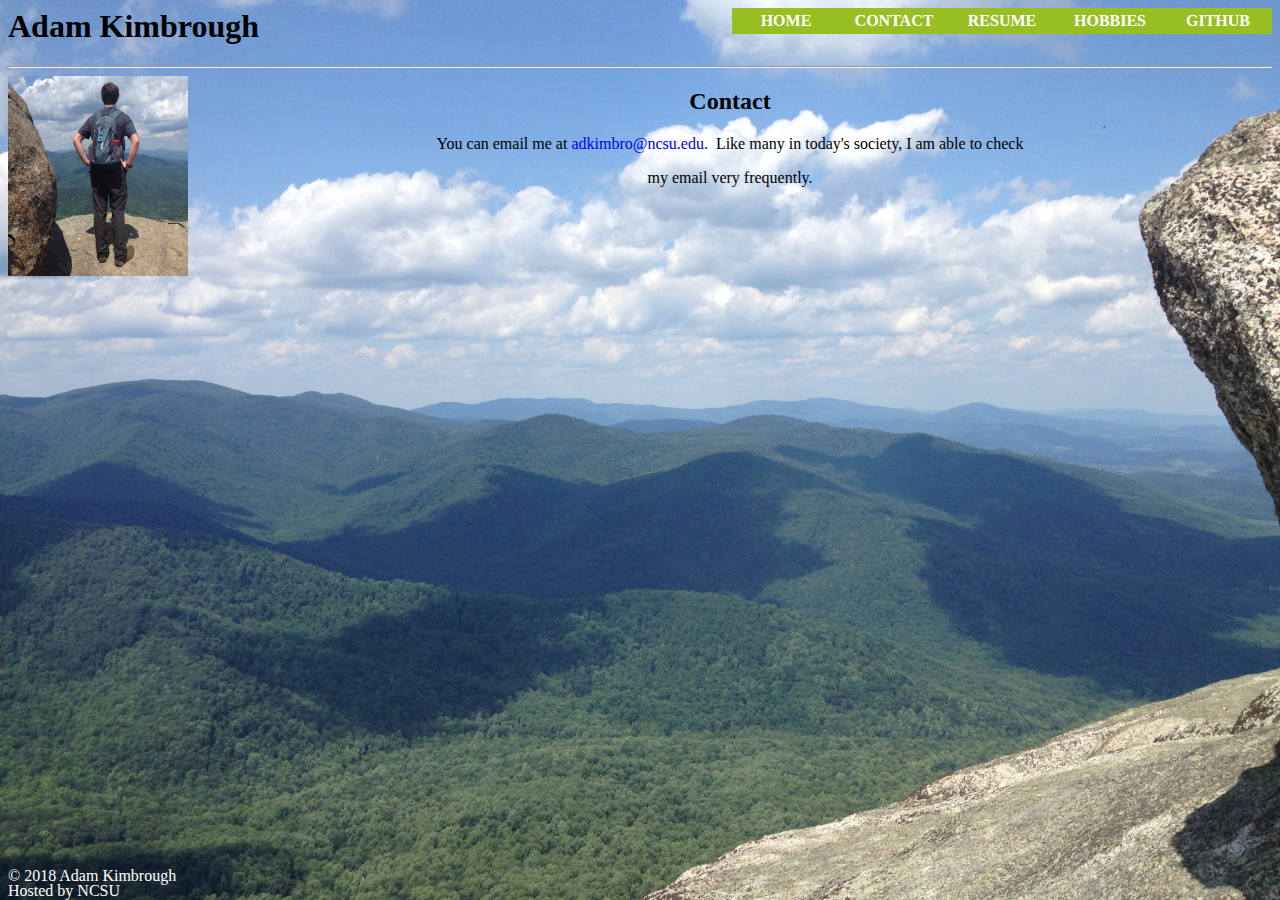
<file: contact.html>
<html>
	<title> </title>
	<style>	
	ul {
    list-style-type: none;
    margin: 0;
    padding: 0;
	}

	li {
    float: right;
	}
	
	a:link, a:visited {
	    display: block;
	    width: 100px;
	    font-weight: bold;
	    color: #FFFFFF;
	    background-color: #98bf21;
	    text-align: center;
	    padding: 4px;
	    text-decoration: none;
	    text-transform: uppercase;
	    margin-top: 0px;
		}

	a:hover, a:active {
	    background-color: #7A991A;
	
	</style>
	
		<ul>
			<li><a href="https://github.com/adamk">GitHub</a></li>
			<li><a href="hobbies.html">Hobbies</a></li>
			<li><a href="Resume.pdf">Resume</a></li>
			<li><a href="">Contact</a></li>
			<li><a href="index.html">Home</a></li>
		</ul>
	<h1>Adam Kimbrough</h1>
	<hr />
	<body>
	<img src="me.jpg" width="180px" height="200px" style="float:left" alt="Old Rag Mountain">
	</div>
	<h2><center>Contact</center></h2>
	<p><center>You can email me at<a class="contact" href="mailto:adkimbro@ncsu.edu">adkimbro@ncsu.edu.</a>

Like many in today's society, I am able to check </p> <p> my email very frequently.</center></p>

	<link rel="stylesheet" type="text/css" href="stylesheet.css">
	<div style="position: absolute; bottom: 15px; "><font color = #FFFFFF>&copy 2018 Adam Kimbrough</div></font>
	<div style="position: absolute; bottom: 0px; "><font color = #FFFFFF>Hosted by NCSU</div></font>
	</body>
</html>
</file>
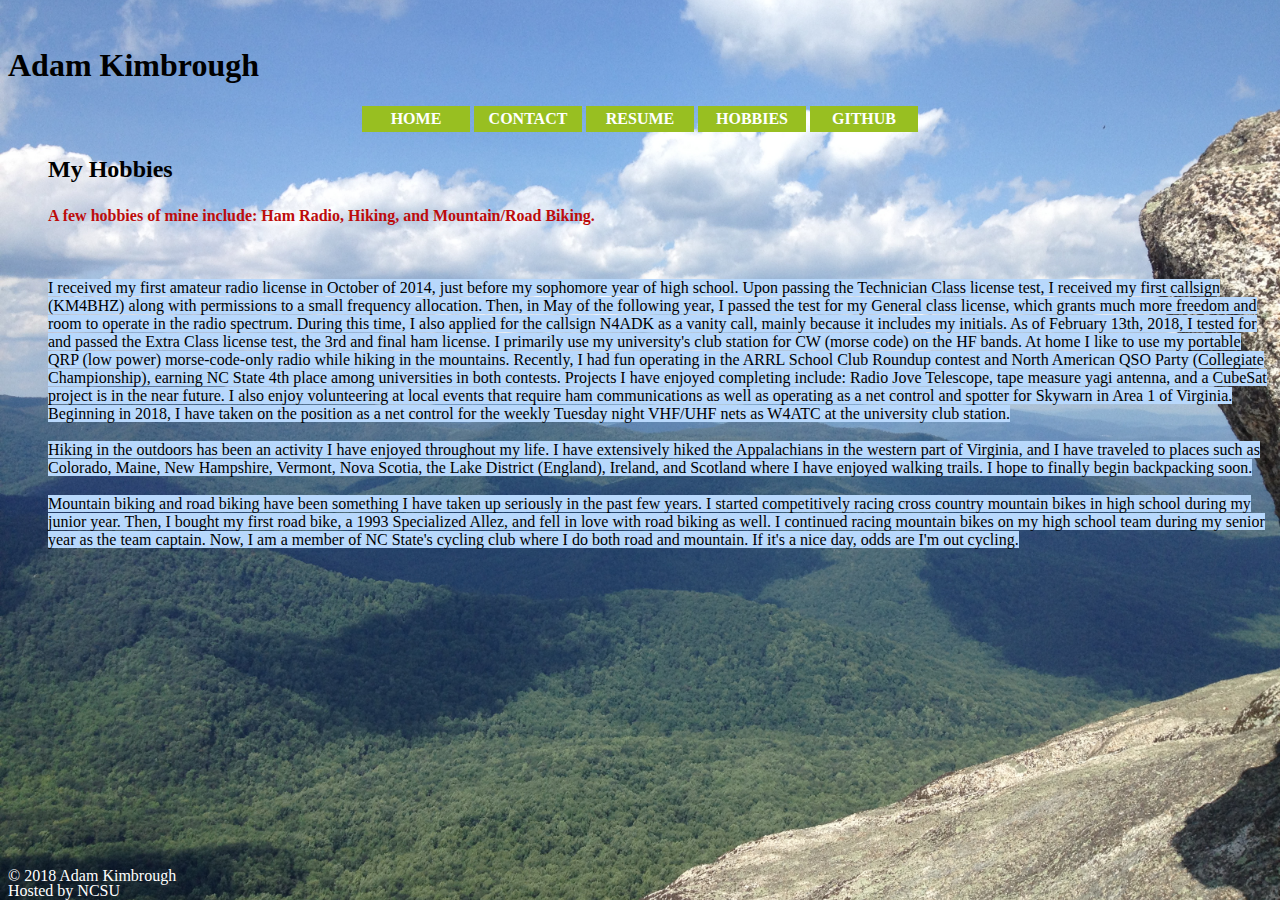
<file: hobbies.html>
<html>
	<title>Adam Kimbrough - Index</title>
	<br>
	<body>
	<h1>Adam Kimbrough</h1>
		<ul id="nav">
			<li><a href="index.html">Home</a></li>
			<li><a href="contact.html">Contact</a></li>
			<li><a href="Resume.pdf">Resume</a></li>
			<li><a href="hobbies.html">Hobbies</a></li>
			<li><a href="https://github.com/adamk">GitHub</a></li>
		</ul>
	<link rel="stylesheet" type="text/css" href="stylesheet.css">
	<h2><p style="margin-left: 40px">My Hobbies</p></h2>
	<p style="margin-left: 40px"><font color = #bd0b0b><b>A few hobbies of mine include: Ham Radio, Hiking, and Mountain/Road Biking.</b></font> <br /><br /><br /><br />
<font color = #000000><span style="background-color: #B8D8FC">

	I received my first amateur radio license in October of 2014, just before my sophomore year of high school. Upon passing the Technician Class license test, I received my first callsign (KM4BHZ) along with permissions to a small frequency allocation. Then, in May of the following year, I passed the test for my General class license, which grants much more freedom and room to operate in the radio spectrum. During this time, I also applied for the callsign N4ADK as a vanity call, mainly because it includes my initials. As of February 13th, 2018, I tested for and passed the Extra Class license test, the 3rd and final ham license. I primarily use my university's club station for CW (morse code) on the HF bands. At home I like to use my portable QRP (low power) morse-code-only radio while hiking in the mountains. Recently, I had fun operating in the ARRL School Club Roundup contest and North American QSO Party (Collegiate Championship), earning NC State 4th place among universities in both contests. Projects I have enjoyed completing include: Radio Jove Telescope, tape measure yagi antenna, and a CubeSat project is in the near future. I also enjoy volunteering at local events that require ham communications as well as operating as a net control and spotter for Skywarn in Area 1 of Virginia. Beginning in 2018, I have taken on the position as a net control for the weekly Tuesday night VHF/UHF nets as W4ATC at the university club station.

<br /><br />
	Hiking in the outdoors has been an activity I have enjoyed throughout my life. I have extensively hiked the Appalachians in the western part of Virginia, and I have traveled to places such as Colorado, Maine, New Hampshire, Vermont, Nova Scotia, the Lake District (England), Ireland, and Scotland where I have enjoyed walking trails. I hope to finally begin backpacking soon.

<br /><br />
	Mountain biking and road biking have been something I have taken up seriously in the past few years. I started competitively racing cross country mountain bikes in high school during my junior year. Then, I bought my first road bike, a 1993 Specialized Allez, and fell in love with road biking as well. I continued racing mountain bikes on my high school team during my senior year as the team captain. Now, I am a member of NC State's cycling club where I do both road and mountain. If it's a nice day, odds are I'm out cycling.</span>

	</font></p>
	</body>
	<div style="position: absolute; bottom: 15px; "><font color = #FFFFFF>&copy 2018 Adam Kimbrough</div></font>
	<div style="position: absolute; bottom: 0px; "><font color = #FFFFFF>Hosted by NCSU</div></font>
</html>
</file>
<file: stylesheet.css>
html { 
      background: url(OldRag.jpg) no-repeat center center fixed; 
      -webkit-background-size: cover; 
      -moz-background-size: cover; 
      -o-background-size: cover;      
      background-size: cover; 
  }

#nav { 
	width: 100%;
    margin: 0;
	padding: 0;
	text-align: center;
	list-style: none;
    }

#nav li {
    display: inline-block;
    text-align: center;
    } 
a:link, a:visited {
	display: block;
	width: 100px;
	font-weight: bold; 
	color: #FFFFFF;
	background-color: #98bf21;
	text-align: center;
	padding: 4px;
	text-decoration: none;
	text-transform: uppercase;
	}
	
a.contact:link {

	color:#0000EE;
	text-decoration:none;
    background-color: inherit;
    font-weight: normal;
    text-transform: inherit;
	display: inline;
		
	}
ae.one:link {color:#355ec4;}
ae.one:visited {color:#0000ff;}
ae.one:hover {color:#ffcc00;}	
	
}
</file>
